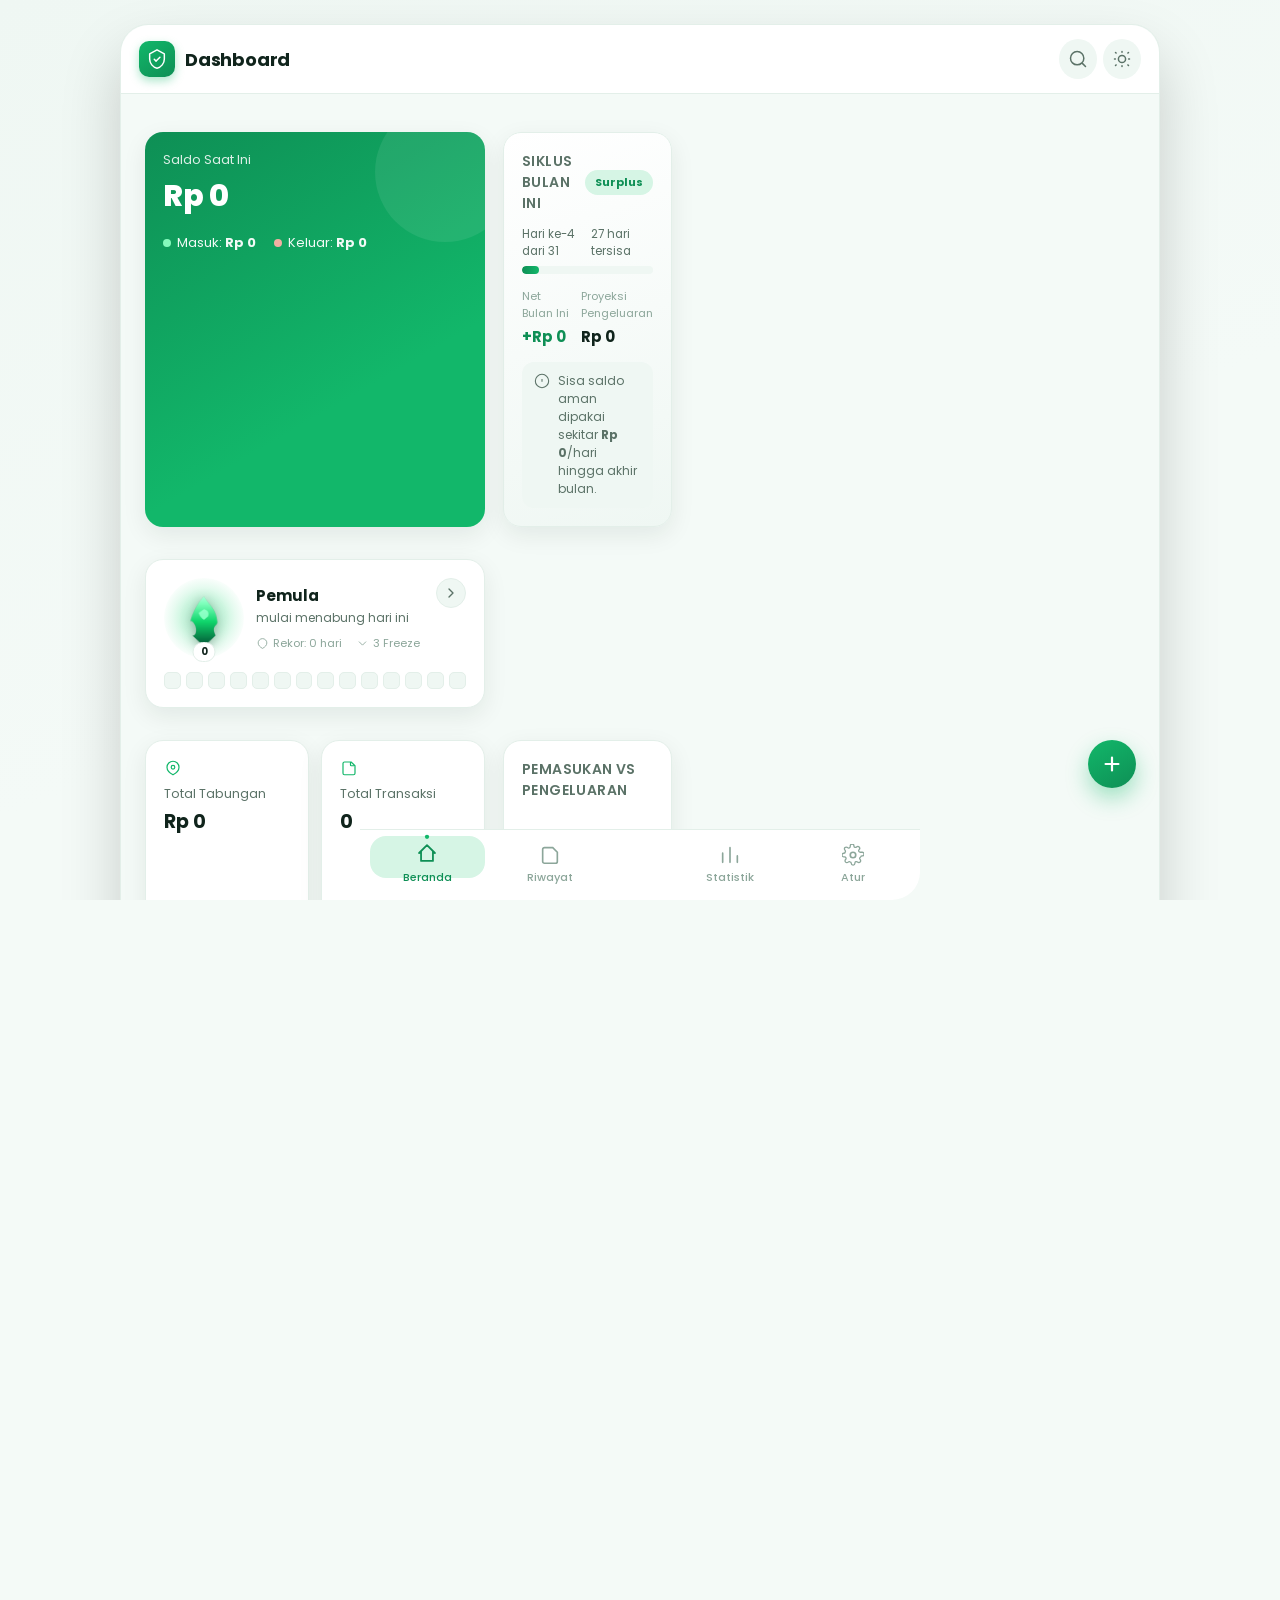
<file: up/index.html>
<!DOCTYPE html>
<html lang="id">
<head>
<meta charset="UTF-8">
<meta name="viewport" content="width=device-width, initial-scale=1.0, maximum-scale=1.0, user-scalable=no, viewport-fit=cover">
<script>
  /* Tangkap event beforeinstallprompt sedini mungkin, sebelum Settings
     module dimuat/di-init, supaya tombol "Install Aplikasi" tidak hilang
     ketika user baru membuka halaman Pengaturan belakangan. */
  window.__installPromptEvent = null;
  window.addEventListener('beforeinstallprompt', function (e) {
    e.preventDefault();
    window.__installPromptEvent = e;
    window.dispatchEvent(new Event('installpromptready'));
  });
  window.addEventListener('appinstalled', function () {
    window.__installPromptEvent = null;
  });
</script>
<title>TabungKu - Catatan Keuangan Pribadi</title>
<meta name="description" content="Aplikasi pencatat pemasukan, pengeluaran, dan tabungan pribadi.">
<meta name="theme-color" content="#0B2A1F">
<link rel="manifest" href="manifest.json">
<link rel="apple-touch-icon" href="assets/icons/icon-192.png">
<link rel="icon" href="assets/icons/icon-192.png">

<link rel="preconnect" href="https://fonts.googleapis.com">
<link rel="preconnect" href="https://fonts.gstatic.com" crossorigin>
<link href="https://fonts.googleapis.com/css2?family=Poppins:wght@400;500;600;700;800&display=swap" rel="stylesheet">

<link rel="stylesheet" href="css/style.css">
<link rel="stylesheet" href="css/animation.css">
<link rel="stylesheet" href="css/streak.css">
<link rel="stylesheet" href="css/history.css">
<link rel="stylesheet" href="css/scanner.css">
<link rel="stylesheet" href="css/responsive.css">
</head>
<body>

<div id="app">

  <!-- ===================== HEADER ===================== -->
  <header class="app-header">
    <div class="header-left">
      <div class="brand-mark">
        <svg viewBox="0 0 24 24" width="22" height="22" fill="none" xmlns="http://www.w3.org/2000/svg">
          <path d="M12 2L4 6.5V12C4 16.7 7.4 21.1 12 22C16.6 21.1 20 16.7 20 12V6.5L12 2Z" stroke="currentColor" stroke-width="1.6" stroke-linejoin="round"/>
          <path d="M9 12.3L11 14.3L15.2 10" stroke="currentColor" stroke-width="1.6" stroke-linecap="round" stroke-linejoin="round"/>
        </svg>
      </div>
      <div>
        <h1 class="header-title" id="pageTitle">Dashboard</h1>
      </div>
    </div>
    <div class="header-right">
      <button class="icon-btn" id="searchToggleBtn" aria-label="Cari">
        <svg viewBox="0 0 24 24" width="20" height="20" fill="none"><path d="M11 19a8 8 0 100-16 8 8 0 000 16zM21 21l-4.35-4.35" stroke="currentColor" stroke-width="1.8" stroke-linecap="round"/></svg>
      </button>
      <button class="icon-btn" id="themeToggleBtn" aria-label="Ganti Tema">
        <svg viewBox="0 0 24 24" width="20" height="20" fill="none" id="themeIcon"><path d="M12 3v1M12 20v1M4.2 4.2l.7.7M19.1 19.1l.7.7M3 12h1M20 12h1M4.2 19.8l.7-.7M19.1 4.9l.7-.7" stroke="currentColor" stroke-width="1.8" stroke-linecap="round"/><circle cx="12" cy="12" r="4.3" stroke="currentColor" stroke-width="1.8"/></svg>
      </button>
    </div>
  </header>

  <!-- Search bar overlay -->
  <div class="search-bar" id="searchBar">
    <svg viewBox="0 0 24 24" width="18" height="18" fill="none"><path d="M11 19a8 8 0 100-16 8 8 0 000 16zM21 21l-4.35-4.35" stroke="currentColor" stroke-width="1.8" stroke-linecap="round"/></svg>
    <input type="text" id="searchInput" placeholder="Cari nama, kategori, catatan, nominal...">
    <button id="searchCloseBtn" class="icon-btn small">
      <svg viewBox="0 0 24 24" width="16" height="16" fill="none"><path d="M6 6l12 12M18 6L6 18" stroke="currentColor" stroke-width="2" stroke-linecap="round"/></svg>
    </button>
  </div>
  <div id="searchResults" class="search-results"></div>

  <!-- ===================== MAIN CONTENT ===================== -->
  <main id="mainContent" class="main-content">

    <!-- ---------- DASHBOARD PAGE ---------- -->
    <section class="page active" id="page-dashboard" data-title="Dashboard">
      <div id="reminderBanner"></div>
      <div class="balance-card card">
        <p class="balance-label">Saldo Saat Ini</p>
        <h2 class="balance-amount" id="dbSaldo">Rp 0</h2>
        <div class="balance-sub">
          <div class="balance-sub-item">
            <span class="dot in"></span>
            <span>Masuk: <b id="dbMasuk">Rp 0</b></span>
          </div>
          <div class="balance-sub-item">
            <span class="dot out"></span>
            <span>Keluar: <b id="dbKeluar">Rp 0</b></span>
          </div>
        </div>
      </div>

      <div id="cycleCard"></div>

      <div id="streakWidget"></div>

      <div class="stat-grid">
        <div class="stat-card card">
          <span class="stat-icon">
            <svg viewBox="0 0 24 24" width="18" height="18" fill="none"><path d="M12 21c-4.5-2.3-8-5.7-8-10a8 8 0 1116 0c0 4.3-3.5 7.7-8 10z" stroke="currentColor" stroke-width="1.6"/><circle cx="12" cy="11" r="2.4" stroke="currentColor" stroke-width="1.6"/></svg>
          </span>
          <p class="stat-label">Total Tabungan</p>
          <h3 class="stat-value" id="dbTabungan">Rp 0</h3>
        </div>
        <div class="stat-card card">
          <span class="stat-icon">
            <svg viewBox="0 0 24 24" width="18" height="18" fill="none"><path d="M4 19V6a2 2 0 012-2h9l5 5v10a2 2 0 01-2 2H6a2 2 0 01-2-2z" stroke="currentColor" stroke-width="1.6"/><path d="M14 4v4a1 1 0 001 1h4" stroke="currentColor" stroke-width="1.6"/></svg>
          </span>
          <p class="stat-label">Total Transaksi</p>
          <h3 class="stat-value" id="dbTransaksi">0</h3>
        </div>
      </div>

      <div class="card target-preview-card" id="targetPreviewCard" style="display:none;">
        <div class="target-preview-head">
          <p class="section-label">Target Tabungan</p>
          <a href="#target" class="link-small" data-nav="target">Lihat semua</a>
        </div>
        <div id="targetPreviewList"></div>
      </div>

      <div class="card chart-card">
        <p class="section-label">Pemasukan vs Pengeluaran</p>
        <div class="chart-wrap"><canvas id="chartIncomeExpense" height="180"></canvas></div>
      </div>

      <div class="card chart-card">
        <p class="section-label">Riwayat Bulanan</p>
        <div class="chart-wrap"><canvas id="chartMonthly" height="180"></canvas></div>
      </div>

      <div class="card chart-card">
        <p class="section-label">Perkembangan Tabungan</p>
        <div class="chart-wrap"><canvas id="chartSavings" height="180"></canvas></div>
      </div>

      <div class="card">
        <div class="target-preview-head">
          <p class="section-label">Transaksi Terbaru</p>
          <a data-nav="history" class="link-small">Lihat semua</a>
        </div>
        <div id="recentTransactions" class="tx-list"></div>
      </div>
    </section>

    <!-- ---------- UANG MASUK PAGE ---------- -->
    <section class="page" id="page-income" data-title="Uang Masuk">
      <form class="card form-card" id="incomeForm">
        <p class="section-label">Tambah Pemasukan</p>

        <label class="field">
          <span>Nominal</span>
          <input type="text" inputmode="numeric" id="incomeNominal" class="rupiah-input" placeholder="Rp 0" required>
        </label>
        <div class="quick-amounts" id="incomeQuickAmounts">
          <button type="button" class="quick-amount-chip" data-amount="50000">Rp 50rb</button>
          <button type="button" class="quick-amount-chip" data-amount="100000">Rp 100rb</button>
          <button type="button" class="quick-amount-chip" data-amount="500000">Rp 500rb</button>
          <button type="button" class="quick-amount-chip" data-amount="1000000">Rp 1jt</button>
        </div>

        <label class="field">
          <span>Tanggal</span>
          <input type="date" id="incomeTanggal" required>
        </label>

        <label class="field">
          <span>Sumber</span>
          <select id="incomeSumber" required>
            <option value="Gaji">Gaji</option>
            <option value="Bonus">Bonus</option>
            <option value="Hadiah">Hadiah</option>
            <option value="Transfer">Transfer</option>
            <option value="Penjualan">Penjualan</option>
            <option value="Lainnya">Lainnya</option>
          </select>
        </label>

        <label class="field">
          <span>Catatan (opsional)</span>
          <textarea id="incomeCatatan" rows="2" placeholder="Tulis catatan..."></textarea>
        </label>

        <button type="submit" class="btn-primary ripple">Simpan Pemasukan</button>
      </form>

      <div class="card">
        <p class="section-label">Riwayat Pemasukan</p>
        <div id="incomeList" class="tx-list"></div>
      </div>
    </section>

    <!-- ---------- UANG KELUAR PAGE ---------- -->
    <section class="page" id="page-expense" data-title="Uang Keluar">
      <form class="card form-card" id="expenseForm">
        <p class="section-label">Tambah Pengeluaran</p>

        <div class="scanner-trigger-row">
          <button type="button" class="scanner-trigger-btn ripple" id="openScannerBtn">
            <svg viewBox="0 0 24 24" width="20" height="20" fill="none"><rect x="3" y="6" width="2" height="12" fill="currentColor"/><rect x="7" y="6" width="1" height="12" fill="currentColor"/><rect x="10" y="6" width="3" height="12" fill="currentColor"/><rect x="15" y="6" width="1" height="12" fill="currentColor"/><rect x="18" y="6" width="3" height="12" fill="currentColor"/></svg>
            Scan Barcode
          </button>
        </div>
        <div id="expenseScanPrefillWrap"></div>

        <label class="field">
          <span>Nama Pengeluaran</span>
          <input type="text" id="expenseNama" placeholder="Contoh: Makan siang" required>
        </label>

        <label class="field">
          <span>Kategori</span>
          <select id="expenseKategori" required>
            <option>Makanan</option>
            <option>Minuman</option>
            <option>Belanja</option>
            <option>Transportasi</option>
            <option>Internet</option>
            <option>Pulsa</option>
            <option>Listrik</option>
            <option>Air</option>
            <option>Kesehatan</option>
            <option>Pendidikan</option>
            <option>Hiburan</option>
            <option>Perawatan</option>
            <option>Investasi</option>
            <option>Lainnya</option>
          </select>
        </label>

        <div class="field-row">
          <label class="field">
            <span>Harga</span>
            <input type="text" inputmode="numeric" id="expenseHarga" class="rupiah-input" placeholder="Rp 0" required>
          </label>
          <label class="field">
            <span>Jumlah</span>
            <input type="number" id="expenseJumlah" min="1" value="1" required>
          </label>
        </div>
        <div class="quick-amounts" id="expenseQuickAmounts">
          <button type="button" class="quick-amount-chip" data-amount="10000">Rp 10rb</button>
          <button type="button" class="quick-amount-chip" data-amount="25000">Rp 25rb</button>
          <button type="button" class="quick-amount-chip" data-amount="50000">Rp 50rb</button>
          <button type="button" class="quick-amount-chip" data-amount="100000">Rp 100rb</button>
        </div>

        <label class="field">
          <span>Tanggal</span>
          <input type="date" id="expenseTanggal" required>
        </label>

        <label class="field">
          <span>Catatan (opsional)</span>
          <textarea id="expenseCatatan" rows="2" placeholder="Tulis catatan..."></textarea>
        </label>

        <div class="total-preview">
          <span>Total</span>
          <b id="expenseTotalPreview">Rp 0</b>
        </div>

        <button type="submit" class="btn-primary ripple">Bayar</button>
      </form>

      <div class="card">
        <p class="section-label">Riwayat Pengeluaran</p>
        <div id="expenseList" class="tx-list"></div>
      </div>
    </section>

    <!-- ---------- TABUNGAN PAGE ---------- -->
    <section class="page" id="page-saving" data-title="Tabungan">
      <div class="balance-card card saving-card">
        <p class="balance-label">Total Tabungan</p>
        <h2 class="balance-amount" id="savingTotal">Rp 0</h2>
      </div>

      <div class="tab-switch">
        <button class="tab-btn active" data-tab="menabung">Menabung</button>
        <button class="tab-btn" data-tab="tarik">Tarik Tabungan</button>
      </div>

      <form class="card form-card" id="savingForm">
        <label class="field">
          <span>Nominal</span>
          <input type="text" inputmode="numeric" id="savingNominal" class="rupiah-input" placeholder="Rp 0" required>
        </label>
        <label class="field">
          <span>Tanggal</span>
          <input type="date" id="savingTanggal" required>
        </label>
        <label class="field">
          <span>Catatan (opsional)</span>
          <textarea id="savingCatatan" rows="2" placeholder="Tulis catatan..."></textarea>
        </label>
        <button type="submit" class="btn-primary ripple" id="savingSubmitBtn">Menabung</button>
      </form>

      <div class="card">
        <p class="section-label">Riwayat Tabungan</p>
        <div id="savingList" class="tx-list"></div>
      </div>
    </section>

    <!-- ---------- TARGET TABUNGAN PAGE ---------- -->
    <section class="page" id="page-target" data-title="Target Tabungan">
      <button class="btn-outline full ripple" id="openTargetFormBtn">+ Buat Target Baru</button>

      <form class="card form-card" id="targetForm" style="display:none;">
        <p class="section-label">Target Baru</p>
        <label class="field">
          <span>Nama Target</span>
          <input type="text" id="targetNama" list="targetPreset" placeholder="Contoh: HP Baru" required>
          <datalist id="targetPreset">
            <option value="HP Baru">
            <option value="Laptop">
            <option value="Motor">
            <option value="Liburan">
            <option value="Dana Darurat">
          </datalist>
        </label>
        <label class="field">
          <span>Nominal Target</span>
          <input type="text" inputmode="numeric" id="targetNominal" class="rupiah-input" placeholder="Rp 0" required>
        </label>
        <label class="field">
          <span>Deadline</span>
          <input type="date" id="targetDeadline" required>
        </label>
        <label class="field">
          <span>Foto Target (opsional)</span>
          <input type="file" id="targetFoto" accept="image/*">
        </label>
        <div class="field-row">
          <button type="button" class="btn-outline full ripple" id="cancelTargetBtn">Batal</button>
          <button type="submit" class="btn-primary full ripple">Simpan Target</button>
        </div>
      </form>

      <div id="targetListWrap"></div>
    </section>

    <!-- ---------- RIWAYAT PAGE ---------- -->
    <section class="page" id="page-history" data-title="Riwayat">

      <!-- ===== Header info + ringkasan hari ini/bulan ini ===== -->
      <div class="hist-header card">
        <div class="hist-header-row">
          <div class="hist-header-icon">
            <svg viewBox="0 0 24 24" width="20" height="20" fill="none"><path d="M4 19V6a2 2 0 012-2h9l5 5v10a2 2 0 01-2 2H6a2 2 0 01-2-2z" stroke="currentColor" stroke-width="1.8"/></svg>
          </div>
          <div class="hist-header-text">
            <p class="hist-header-title">Riwayat Transaksi</p>
            <p class="hist-header-sub"><span id="histTodayCount">0</span> transaksi hari ini · <span id="histMonthCount">0</span> bulan ini</p>
          </div>
        </div>
      </div>

      <!-- ===== 3 kartu ringkasan ===== -->
      <div class="hist-summary-row">
        <div class="hist-sum-card in">
          <span class="hist-sum-label">Pemasukan</span>
          <span class="hist-sum-value" id="histSumIncome">Rp 0</span>
        </div>
        <div class="hist-sum-card out">
          <span class="hist-sum-label">Pengeluaran</span>
          <span class="hist-sum-value" id="histSumExpense">Rp 0</span>
        </div>
        <div class="hist-sum-card bal">
          <span class="hist-sum-label">Saldo</span>
          <span class="hist-sum-value" id="histSumBalance">Rp 0</span>
        </div>
      </div>

      <!-- ===== Search realtime ===== -->
      <div class="hist-search-bar">
        <svg viewBox="0 0 24 24" width="17" height="17" fill="none"><circle cx="11" cy="11" r="7" stroke="currentColor" stroke-width="1.8"/><path d="M21 21l-3.8-3.8" stroke="currentColor" stroke-width="1.8" stroke-linecap="round"/></svg>
        <input type="text" id="histSearchInput" placeholder="Cari nama, nominal, atau kategori...">
        <button type="button" id="histSearchClear" class="hist-search-clear" style="display:none;">
          <svg viewBox="0 0 24 24" width="14" height="14" fill="none"><path d="M18 6L6 18M6 6l12 12" stroke="currentColor" stroke-width="2" stroke-linecap="round"/></svg>
        </button>
      </div>

      <!-- ===== Filter modern ===== -->
      <div class="hist-filter-row">
        <div class="hist-select-wrap">
          <svg class="hist-select-icon" viewBox="0 0 24 24" width="15" height="15" fill="none"><path d="M4 7h16M4 12h10M4 17h6" stroke="currentColor" stroke-width="1.8" stroke-linecap="round"/></svg>
          <select id="filterType">
            <option value="all">Semua Jenis</option>
            <option value="income">Uang Masuk</option>
            <option value="expense">Uang Keluar</option>
            <option value="saving">Tabungan</option>
          </select>
          <svg class="hist-select-caret" viewBox="0 0 24 24" width="14" height="14" fill="none"><path d="M6 9l6 6 6-6" stroke="currentColor" stroke-width="2" stroke-linecap="round" stroke-linejoin="round"/></svg>
        </div>
        <div class="hist-select-wrap">
          <svg class="hist-select-icon" viewBox="0 0 24 24" width="15" height="15" fill="none"><path d="M12 7v5l3 3M12 22a10 10 0 100-20 10 10 0 000 20z" stroke="currentColor" stroke-width="1.7"/></svg>
          <select id="filterPeriod">
            <option value="all">Semua Waktu</option>
            <option value="day">Hari Ini</option>
            <option value="week">Minggu Ini</option>
            <option value="month">Bulan Ini</option>
            <option value="year">Tahun Ini</option>
            <option value="custom">Custom</option>
          </select>
          <svg class="hist-select-caret" viewBox="0 0 24 24" width="14" height="14" fill="none"><path d="M6 9l6 6 6-6" stroke="currentColor" stroke-width="2" stroke-linecap="round" stroke-linejoin="round"/></svg>
        </div>
      </div>
      <div class="field-row custom-date-row" id="customDateRow" style="display:none;">
        <input type="date" id="customDateStart">
        <input type="date" id="customDateEnd">
      </div>

      <!-- ===== Daftar riwayat (card list, dikelompokkan per waktu) ===== -->
      <div id="historyList" class="hist-list"></div>
    </section>

    <!-- ---------- STATISTIK PAGE ---------- -->
    <section class="page" id="page-stats" data-title="Statistik">
      <div class="stat-grid">
        <div class="stat-card card"><p class="stat-label">Total Pemasukan</p><h3 class="stat-value" id="stMasuk">Rp 0</h3></div>
        <div class="stat-card card"><p class="stat-label">Total Pengeluaran</p><h3 class="stat-value" id="stKeluar">Rp 0</h3></div>
        <div class="stat-card card"><p class="stat-label">Saldo Sekarang</p><h3 class="stat-value" id="stSaldo">Rp 0</h3></div>
        <div class="stat-card card"><p class="stat-label">Tabungan Sekarang</p><h3 class="stat-value" id="stTabungan">Rp 0</h3></div>
        <div class="stat-card card"><p class="stat-label">Pengeluaran Terbesar</p><h3 class="stat-value small" id="stTerbesar">-</h3></div>
        <div class="stat-card card"><p class="stat-label">Kategori Terbanyak</p><h3 class="stat-value small" id="stKategori">-</h3></div>
        <div class="stat-card card"><p class="stat-label">Hari Paling Boros</p><h3 class="stat-value small" id="stBoros">-</h3></div>
        <div class="stat-card card"><p class="stat-label">Hari Paling Hemat</p><h3 class="stat-value small" id="stHemat">-</h3></div>
        <div class="stat-card card"><p class="stat-label">Rata-rata Pengeluaran</p><h3 class="stat-value small" id="stRataKeluar">Rp 0</h3></div>
        <div class="stat-card card"><p class="stat-label">Rata-rata Pemasukan</p><h3 class="stat-value small" id="stRataMasuk">Rp 0</h3></div>
      </div>
      <div class="card chart-card">
        <p class="section-label">Grafik Bulanan</p>
        <div class="chart-wrap"><canvas id="chartStats" height="200"></canvas></div>
      </div>

      <div class="card form-card" id="scanStatsCard">
        <p class="section-label">Statistik Smart Barcode Scanner</p>
        <div class="stat-grid" id="scanStatGrid"></div>
        <div id="scanTopLists"></div>
      </div>
    </section>

    <!-- ---------- LAPORAN PAGE ---------- -->
    <section class="page" id="page-report" data-title="Laporan">
      <div class="card">
        <p class="section-label">Export Data</p>
        <div class="report-btn-grid">
          <button class="btn-outline ripple" id="exportPdfBtn">Export PDF</button>
          <button class="btn-outline ripple" id="exportCsvBtn">Export CSV</button>
          <button class="btn-outline ripple" id="exportJsonBtn">Export JSON</button>
          <button class="btn-outline ripple" id="printBtn">Print</button>
        </div>
      </div>
      <div class="card">
        <p class="section-label">Export Riwayat Scan Barcode</p>
        <div class="report-btn-grid">
          <button class="btn-outline ripple" id="exportScanCsvBtn">Export Excel (CSV)</button>
          <button class="btn-outline ripple" id="exportScanPdfBtn">Export PDF</button>
        </div>
      </div>
      <div class="card">
        <p class="section-label">Import Data</p>
        <label class="btn-outline full ripple" style="display:block;text-align:center;cursor:pointer;">
          Pilih File JSON
          <input type="file" id="importJsonInput" accept="application/json" style="display:none;">
        </label>
      </div>
    </section>

    <!-- ---------- PENGINGAT PEMBAYARAN PAGE ---------- -->
    <section class="page" id="page-reminder" data-title="Pengingat Pembayaran">
      <form class="card form-card" id="reminderForm">
        <p class="section-label">Tambah Pengingat</p>
        <label class="field">
          <span>Nama Tagihan</span>
          <input type="text" id="reminderNama" placeholder="Contoh: Cicilan Motor, Listrik, Internet" required>
        </label>
        <label class="field">
          <span>Nominal</span>
          <input type="text" inputmode="numeric" id="reminderNominal" class="rupiah-input" placeholder="Rp 0" required>
        </label>
        <div class="field-row">
          <label class="field">
            <span>Jatuh Tempo</span>
            <input type="date" id="reminderTanggal" required>
          </label>
          <label class="field">
            <span>Jam Pengingat</span>
            <input type="time" id="reminderJam" value="08:00" required>
          </label>
        </div>
        <label class="field">
          <span>Pengulangan</span>
          <select id="reminderUlang">
            <option value="none">Sekali</option>
            <option value="monthly">Bulanan</option>
          </select>
        </label>
        <button type="submit" class="btn-primary ripple">Simpan Pengingat</button>
      </form>

      <div class="card">
        <p class="section-label">Daftar Tagihan</p>
        <div id="reminderList"></div>
      </div>
    </section>

    <!-- ---------- PENGATURAN PAGE ---------- -->
    <section class="page" id="page-settings" data-title="Pengaturan">
      <button class="card" id="gotoReminderCard" style="display:flex;align-items:center;justify-content:space-between;width:100%;text-align:left;border:1px solid var(--border);cursor:pointer;" data-nav="reminder">
        <div style="display:flex;align-items:center;gap:12px;">
          <span class="reminder-icon"><svg viewBox="0 0 24 24" width="18" height="18" fill="none"><path d="M12 7v5l3 3M12 22a10 10 0 100-20 10 10 0 000 20z" stroke="currentColor" stroke-width="1.7"/></svg></span>
          <div>
            <p style="margin:0;font-size:14px;font-weight:600;">Pengingat Pembayaran</p>
            <p style="margin:2px 0 0;font-size:12px;color:var(--text-dim);">Kelola tagihan &amp; cicilan berulang</p>
          </div>
        </div>
        <svg viewBox="0 0 24 24" width="18" height="18" fill="none" style="color:var(--text-faint);flex-shrink:0;"><path d="M9 6l6 6-6 6" stroke="currentColor" stroke-width="1.8" stroke-linecap="round" stroke-linejoin="round"/></svg>
      </button>
      <div class="card form-card">
        <p class="section-label">Profil</p>
        <label class="field">
          <span>Nama Pengguna</span>
          <input type="text" id="settingUsername" placeholder="Nama kamu (opsional)">
        </label>
        <label class="field">
          <span>Saldo Awal</span>
          <input type="text" inputmode="numeric" id="settingInitialBalance" class="rupiah-input" placeholder="Rp 0">
        </label>
        <button class="btn-primary ripple" id="saveProfileBtn">Simpan</button>
      </div>

      <div class="card form-card">
        <p class="section-label">Tema</p>
        <div class="theme-options">
          <button class="theme-opt-btn" data-theme="light">Light</button>
          <button class="theme-opt-btn" data-theme="dark">Dark</button>
          <button class="theme-opt-btn" data-theme="system">System</button>
        </div>
      </div>

      <div class="card form-card">
        <p class="section-label">Custom Background</p>
        <label class="scanner-checkbox-row">
          <input type="checkbox" id="customBgToggle">
          <span>Pakai warna latar kustom (menggantikan warna tema bawaan)</span>
        </label>

        <div id="customBgFields" class="custom-bg-fields" style="display:none;">
          <div class="custom-bg-color-row">
            <label class="custom-bg-color-pick">
              <span>Warna 1</span>
              <input type="color" id="customBgColor1" value="#0B2A1F">
            </label>
            <label class="custom-bg-color-pick">
              <span>Warna 2</span>
              <input type="color" id="customBgColor2" value="#12B76A">
            </label>
          </div>

          <label class="field">
            <span>Arah Gradasi</span>
            <select id="customBgDirection">
              <option value="135deg">Diagonal (↘)</option>
              <option value="180deg">Atas ke Bawah</option>
              <option value="90deg">Kiri ke Kanan</option>
              <option value="45deg">Diagonal (↗)</option>
            </select>
          </label>

          <div class="custom-bg-preview" id="customBgPreview"></div>

          <div class="report-btn-grid">
            <button class="btn-primary ripple" id="applyCustomBgBtn">Terapkan</button>
            <button class="btn-outline ripple" id="resetCustomBgBtn">Kembalikan Default</button>
          </div>
        </div>
      </div>

      <div class="card form-card">
        <p class="section-label">Smart Barcode Scanner</p>
        <label class="field">
          <span>API Key Barcode Lookup (opsional)</span>
          <input type="text" id="settingBarcodeLookupKey" placeholder="Kosongkan jika belum punya">
        </label>
        <p class="field-note">Dipakai sebagai sumber cadangan pencarian produk jika Open Food Facts tidak menemukan barcode. Daftar gratis di barcodelookup.com. Kosongkan jika belum punya — scanner tetap berfungsi dengan Open Food Facts, database lokal, dan input manual.</p>
        <button class="btn-primary ripple" id="saveBarcodeKeyBtn">Simpan API Key</button>
      </div>

      <div class="card form-card">
        <p class="section-label">Backup & Restore</p>
        <button class="btn-outline full ripple" id="backupBtn">Backup Data</button>
        <label class="btn-outline full ripple" style="display:block;text-align:center;cursor:pointer;margin-top:10px;">
          Restore Data
          <input type="file" id="restoreInput" accept="application/json" style="display:none;">
        </label>
      </div>

      <div class="card form-card">
        <p class="section-label danger">Zona Berbahaya</p>
        <button class="btn-danger full ripple" id="resetAllBtn">Reset Seluruh Data</button>
      </div>

      <div id="installPromptWrap"></div>
    </section>

  </main>

  <!-- ===================== FAB ===================== -->
  <button class="fab ripple" id="fabBtn" aria-label="Tambah Transaksi">
    <svg viewBox="0 0 24 24" width="22" height="22" fill="none"><path d="M12 5v14M5 12h14" stroke="currentColor" stroke-width="2.4" stroke-linecap="round"/></svg>
  </button>

  <div class="fab-overlay" id="fabOverlay"></div>
  <div class="fab-menu" id="fabMenu">
    <div class="fab-sheet-handle"></div>
    <p class="fab-sheet-title">Tambah Transaksi</p>
    <div class="fab-sheet-grid">
      <button class="fab-sheet-item ripple" data-nav="income">
        <span class="fab-sheet-icon in"><svg viewBox="0 0 24 24" width="20" height="20" fill="none"><path d="M12 19V5M5 12l7-7 7 7" stroke="currentColor" stroke-width="2" stroke-linecap="round" stroke-linejoin="round"/></svg></span>
        <span>Uang Masuk</span>
      </button>
      <button class="fab-sheet-item ripple" data-nav="expense">
        <span class="fab-sheet-icon out"><svg viewBox="0 0 24 24" width="20" height="20" fill="none"><path d="M12 5v14M5 12l7 7 7-7" stroke="currentColor" stroke-width="2" stroke-linecap="round" stroke-linejoin="round"/></svg></span>
        <span>Uang Keluar</span>
      </button>
      <button class="fab-sheet-item ripple" data-nav="saving">
        <span class="fab-sheet-icon sv"><svg viewBox="0 0 24 24" width="20" height="20" fill="none"><path d="M12 21c-4.5-2.3-8-5.7-8-10a8 8 0 1116 0c0 4.3-3.5 7.7-8 10z" stroke="currentColor" stroke-width="1.8"/></svg></span>
        <span>Tabungan</span>
      </button>
      <button class="fab-sheet-item ripple" data-nav="reminder">
        <span class="fab-sheet-icon rm"><svg viewBox="0 0 24 24" width="20" height="20" fill="none"><path d="M12 7v5l3 3M12 22a10 10 0 100-20 10 10 0 000 20z" stroke="currentColor" stroke-width="1.7"/></svg></span>
        <span>Pengingat</span>
      </button>
      <button class="fab-sheet-item ripple" data-nav="target">
        <span class="fab-sheet-icon tg"><svg viewBox="0 0 24 24" width="20" height="20" fill="none"><circle cx="12" cy="12" r="9" stroke="currentColor" stroke-width="1.7"/><circle cx="12" cy="12" r="4.5" stroke="currentColor" stroke-width="1.7"/><circle cx="12" cy="12" r="1" fill="currentColor"/></svg></span>
        <span>Target Baru</span>
      </button>
    </div>
  </div>


  <!-- ===================== BOTTOM NAVIGATION ===================== -->
  <nav class="bottom-nav" id="bottomNav">
    <div class="nav-indicator" id="navIndicator"></div>
    <button class="nav-item active" data-nav="dashboard">
      <span class="nav-icon"><svg viewBox="0 0 24 24" width="22" height="22" fill="none"><path d="M4 12l8-8 8 8M6 10v10h12V10" stroke="currentColor" stroke-width="1.8" stroke-linecap="round" stroke-linejoin="round"/></svg></span>
      <span class="nav-label">Beranda</span>
    </button>
    <button class="nav-item" data-nav="history">
      <span class="nav-icon"><svg viewBox="0 0 24 24" width="22" height="22" fill="none"><path d="M4 19V6a2 2 0 012-2h9l5 5v10a2 2 0 01-2 2H6a2 2 0 01-2-2z" stroke="currentColor" stroke-width="1.8"/></svg></span>
      <span class="nav-label">Riwayat</span>
    </button>
    <div class="nav-spacer"></div>
    <button class="nav-item" data-nav="stats">
      <span class="nav-icon"><svg viewBox="0 0 24 24" width="22" height="22" fill="none"><path d="M4 20V10M12 20V4M20 20v-7" stroke="currentColor" stroke-width="1.8" stroke-linecap="round"/></svg></span>
      <span class="nav-label">Statistik</span>
    </button>
    <button class="nav-item" data-nav="settings">
      <span class="nav-icon"><svg viewBox="0 0 24 24" width="22" height="22" fill="none"><circle cx="12" cy="12" r="3" stroke="currentColor" stroke-width="1.8"/><path d="M19.4 15a1.65 1.65 0 00.33 1.82l.06.06a2 2 0 11-2.83 2.83l-.06-.06a1.65 1.65 0 00-1.82-.33 1.65 1.65 0 00-1 1.51V21a2 2 0 01-4 0v-.09A1.65 1.65 0 008.6 19.4a1.65 1.65 0 00-1.82.33l-.06.06a2 2 0 11-2.83-2.83l.06-.06a1.65 1.65 0 00.33-1.82 1.65 1.65 0 00-1.51-1H2a2 2 0 010-4h.09A1.65 1.65 0 003.6 8.6a1.65 1.65 0 00-.33-1.82l-.06-.06a2 2 0 112.83-2.83l.06.06a1.65 1.65 0 001.82.33H8a1.65 1.65 0 001-1.51V2a2 2 0 014 0v.09a1.65 1.65 0 001 1.51 1.65 1.65 0 001.82-.33l.06-.06a2 2 0 112.83 2.83l-.06.06a1.65 1.65 0 00-.33 1.82V8c.38.42.8.75 1.51 1H22a2 2 0 010 4h-.09a1.65 1.65 0 00-1.51 1z" stroke="currentColor" stroke-width="1.4"/></svg></span>
      <span class="nav-label">Atur</span>
    </button>
  </nav>

  <!-- ===================== TOAST / SNACKBAR ===================== -->
  <div class="toast-container" id="toastContainer"></div>

  <!-- ===================== MODAL (dialog konfirmasi) ===================== -->
  <div class="modal-overlay" id="modalOverlay">
    <div class="modal-box card" id="modalBox">
      <div class="modal-icon" id="modalIcon"></div>
      <h3 class="modal-title" id="modalTitle"></h3>
      <p class="modal-message" id="modalMessage"></p>
      <div class="modal-actions" id="modalActions"></div>
    </div>
  </div>

  <!-- Confetti canvas -->
  <canvas id="confettiCanvas" class="confetti-canvas"></canvas>

  <!-- Loading overlay -->
  <div class="loading-overlay" id="loadingOverlay">
    <div class="spinner"></div>
  </div>

</div>

<script src="js/utils.js"></script>
<script src="js/storage.js"></script>
<script src="js/product-db.js"></script>
<script src="js/product-lookup.js"></script>
<script src="js/barcode-scanner.js"></script>
<script src="js/chart.js"></script>
<script src="js/dashboard.js"></script>
<script src="js/income.js"></script>
<script src="js/expense.js"></script>
<script src="js/saving.js"></script>
<script src="js/target.js"></script>
<script src="js/reminder.js"></script>
<script src="js/cycle.js"></script>
<script src="js/streak.js"></script>
<script src="js/report.js"></script>
<script src="js/settings.js"></script>
<script src="js/ai-assistant.js"></script>
<script src="js/history.js"></script>
<script src="js/update-check.js"></script>
<script src="js/app.js"></script>
</body>
</html>
</file>
<file: up/css/style.css>
/* =========================================================
   TabungKu — Design tokens & core styles
   Palette: Emerald green premium, dark-first
   ========================================================= */

:root{
  --font-main: 'Poppins', system-ui, sans-serif;

  /* Brand */
  --brand: #12B76A;
  --brand-dark: #0E8F55;
  --brand-light: #D6F5E5;
  --danger: #F04438;
  --danger-light: #FDE4E1;
  --warning: #F79009;

  /* Light theme */
  --bg: #F4FAF7;
  --bg-elevated: #FFFFFF;
  --surface: #FFFFFF;
  --surface-2: #EFF7F3;
  --text: #10241C;
  --text-dim: #5B7267;
  --text-faint: #8CA69A;
  --border: #E3EFE9;
  --shadow-soft: 0 8px 24px rgba(16, 36, 28, 0.08);
  --shadow-fab: 0 10px 22px rgba(18, 183, 106, 0.38);
  --radius: 18px;
  --radius-sm: 12px;

  --safe-bottom: env(safe-area-inset-bottom, 0px);
  --safe-top: env(safe-area-inset-top, 0px);
}

[data-theme="dark"]{
  --bg: #0A1712;
  --bg-elevated: #0F2019;
  --surface: #12271F;
  --surface-2: #172E24;
  --text: #EAF6F0;
  --text-dim: #9BB8AB;
  --text-faint: #6C8A7C;
  --border: #1E3A2E;
  --shadow-soft: 0 8px 24px rgba(0, 0, 0, 0.35);
  --shadow-fab: 0 10px 26px rgba(18, 183, 106, 0.45);
}

*{ box-sizing: border-box; -webkit-tap-highlight-color: transparent; }

html,body{
  height:100%;
  margin:0;
  font-family: var(--font-main);
  background: var(--bg);
  color: var(--text);
  overscroll-behavior-y: contain;
  overflow-x: hidden;
  width: 100%;
  max-width: 100vw;
}

body{
  transition: background .25s ease, color .25s ease;
}

button, input, select, textarea{
  font-family: inherit;
  color: inherit;
}

a{ color: var(--brand); text-decoration:none; }

#app{
  max-width: 560px;
  margin: 0 auto;
  min-height: 100vh;
  position: relative;
  background: var(--bg);
  width: 100%;
}

/* ============ HEADER ============ */
.app-header{
  position: sticky;
  top:0;
  z-index: 50;
  display:flex;
  align-items:center;
  justify-content:space-between;
  padding: calc(14px + var(--safe-top)) 18px 14px;
  background: var(--bg-elevated);
  border-bottom: 1px solid var(--border);
}
.header-left{ display:flex; align-items:center; gap:10px; }
.brand-mark{
  width:36px; height:36px; border-radius: 10px;
  background: linear-gradient(145deg, var(--brand), var(--brand-dark));
  color:#fff;
  display:flex; align-items:center; justify-content:center;
  box-shadow: 0 4px 10px rgba(18,183,106,0.35);
}
.header-title{ font-size:18px; font-weight:700; margin:0; letter-spacing:-0.2px; }
.header-right{ display:flex; gap:6px; }
.icon-btn{
  width:38px; height:38px;
  border-radius:50%;
  border:none;
  background: var(--surface-2);
  color: var(--text-dim);
  display:flex; align-items:center; justify-content:center;
  cursor:pointer;
  transition: transform .15s ease, background .2s ease;
}
.icon-btn:active{ transform: scale(0.9); }
.icon-btn.small{ width:30px; height:30px; }

/* ============ SEARCH ============ */
.search-bar{
  position: sticky;
  top: calc(64px + var(--safe-top));
  z-index: 49;
  display:none;
  align-items:center;
  gap:8px;
  background: var(--surface);
  border-bottom:1px solid var(--border);
  padding:10px 16px;
  color: var(--text-dim);
}
.search-bar.open{ display:flex; }
.search-bar input{
  flex:1;
  border:none;
  outline:none;
  background:transparent;
  font-size:14px;
  color: var(--text);
}
.search-results{
  display:none;
  padding: 6px 16px 10px;
  background: var(--surface);
  border-bottom:1px solid var(--border);
  max-height: 50vh;
  overflow-y:auto;
}
.search-results.open{ display:block; }

/* ============ MAIN ============ */
.main-content{
  padding: 16px 16px calc(110px + var(--safe-bottom));
  overflow-x: hidden;
  width: 100%;
}
.page{ display:none; animation: fadeSlideUp .32s ease; }
.page.active{ display:block; }

/* ============ CARD ============ */
.card{
  background: var(--surface);
  border-radius: var(--radius);
  padding: 18px;
  box-shadow: var(--shadow-soft);
  border: 1px solid var(--border);
  margin-bottom: 14px;
}

.balance-card{
  background: linear-gradient(150deg, var(--brand-dark), var(--brand) 65%);
  color:#fff;
  border:none;
  position: relative;
  overflow:hidden;
}
.balance-card::after{
  content:"";
  position:absolute; right:-30px; top:-30px;
  width:140px; height:140px;
  border-radius:50%;
  background: rgba(255,255,255,0.08);
}
.balance-label{ margin:0 0 4px; font-size:13px; opacity:.85; }
.balance-amount{ margin:0 0 14px; font-size: 30px; font-weight:800; letter-spacing:-0.5px; }
.balance-sub{ display:flex; gap:18px; font-size:13px; }
.balance-sub-item{ display:flex; align-items:center; gap:6px; opacity:.95; }
.dot{ width:8px; height:8px; border-radius:50%; display:inline-block; }
.dot.in{ background:#8CFFC2; }
.dot.out{ background:#FFB0A6; }

.saving-card{ background: linear-gradient(150deg, #0E8F55, #12B76A 70%); }

/* ============ STAT GRID ============ */
.stat-grid{
  display:grid;
  grid-template-columns: 1fr 1fr;
  gap: 12px;
  margin-bottom: 14px;
}
.stat-card{ margin-bottom:0; }
.stat-icon{ color: var(--brand); display:inline-flex; margin-bottom:8px; }
.stat-label{ margin:0 0 4px; font-size:12.5px; color: var(--text-dim); }
.stat-value{ margin:0; font-size:19px; font-weight:700; }
.stat-value.small{ font-size:15px; font-weight:600; }

.section-label{ margin:0 0 12px; font-size:14px; font-weight:600; color: var(--text-dim); text-transform:uppercase; letter-spacing:.4px; }
.section-label.danger{ color: var(--danger); }
.link-small{ font-size:13px; font-weight:600; }

/* ============ TARGET PREVIEW ============ */
.target-preview-head{ display:flex; align-items:center; justify-content:space-between; margin-bottom:12px; }
.target-mini{ margin-bottom:14px; }
.target-mini:last-child{ margin-bottom:0; }
.target-mini-top{ display:flex; justify-content:space-between; font-size:13px; margin-bottom:6px; }
.progress-bar{ height:8px; border-radius:20px; background: var(--surface-2); overflow:hidden; }
.progress-bar-fill{ height:100%; background: linear-gradient(90deg, var(--brand-dark), var(--brand)); border-radius:20px; transition: width .5s ease; }

/* ============ CHART CARD ============ */
.chart-wrap{ position:relative; width:100%; }
.chart-wrap canvas{ width:100% !important; }

/* ============ TX LIST ============ */
.tx-list{ display:flex; flex-direction:column; gap:10px; }
.tx-item{
  display:flex; align-items:center; gap:12px;
  padding:10px;
  border-radius: var(--radius-sm);
  background: var(--surface-2);
  position: relative;
  overflow:hidden;
  touch-action: pan-y;
}
.tx-icon{
  width:38px; height:38px; border-radius:50%;
  display:flex; align-items:center; justify-content:center;
  flex-shrink:0;
}
.tx-icon.in{ background: var(--brand-light); color: var(--brand-dark); }
.tx-icon.out{ background: var(--danger-light); color: var(--danger); }
.tx-icon.sv{ background: #DCEBFF; color:#1D6FE0; }
.tx-body{ flex:1; min-width:0; }
.tx-title{ font-size:14px; font-weight:600; margin:0; white-space:nowrap; overflow:hidden; text-overflow:ellipsis; }
.tx-sub{ font-size:12px; color: var(--text-dim); margin:2px 0 0; }
.tx-amount{ font-size:14px; font-weight:700; white-space:nowrap; }
.tx-amount.in{ color: var(--brand-dark); }
.tx-amount.out{ color: var(--danger); }
.tx-amount.transfer{ color: #1D6FE0; }
.tx-swipe-delete{
  position:absolute; right:0; top:0; bottom:0;
  width:70px;
  background: var(--danger);
  color:#fff;
  display:flex; align-items:center; justify-content:center;
  transform: translateX(100%);
  transition: transform .2s ease;
}
.tx-item.swiped .tx-swipe-delete{ transform: translateX(0); }
.tx-item.swiped .tx-body, .tx-item.swiped .tx-icon, .tx-item.swiped .tx-amount{ transform: translateX(-70px); transition: transform .2s ease; }

.empty-state{ text-align:center; padding: 30px 10px; color: var(--text-faint); }
.empty-state svg{ margin-bottom:10px; opacity:.6; }
.empty-state p{ margin:0; font-size:13px; }

/* ============ FORM ============ */
.form-card{ display:flex; flex-direction:column; }
.field{ display:flex; flex-direction:column; gap:6px; margin-bottom:14px; font-size:13px; color: var(--text-dim); font-weight:500; }
.field input, .field select, .field textarea{
  border:1.5px solid var(--border);
  background: var(--surface-2);
  border-radius: var(--radius-sm);
  padding: 12px 14px;
  font-size:14px;
  color: var(--text);
  outline:none;
  transition: border-color .15s ease;
  width:100%;
}
.field input:focus, .field select:focus, .field textarea:focus{ border-color: var(--brand); }
.field textarea{ resize: vertical; min-height:44px; }
.field-row{ display:grid; grid-template-columns: 1fr 1fr; gap:12px; }
.field-note{ font-size:11.5px; color: var(--text-faint); line-height:1.5; margin:-6px 0 12px; }

.custom-bg-fields{ margin-top:14px; }
.custom-bg-color-row{ display:flex; gap:12px; margin-bottom:14px; }
.custom-bg-color-pick{
  flex:1; display:flex; flex-direction:column; gap:6px;
  font-size:12.5px; color: var(--text-dim); font-weight:600;
}
.custom-bg-color-pick input[type="color"]{
  width:100%; height:44px; border-radius:12px; border:1.5px solid var(--border);
  padding:2px; cursor:pointer; background: var(--surface-2);
}
.custom-bg-preview{
  width:100%; height:64px; border-radius: var(--radius-sm);
  border:1px solid var(--border); margin-bottom:14px;
}

.total-preview{
  display:flex; justify-content:space-between; align-items:center;
  padding: 12px 14px; margin-bottom:16px;
  background: var(--brand-light);
  border-radius: var(--radius-sm);
  color: var(--brand-dark);
  font-size:14px;
}
[data-theme="dark"] .total-preview{ background: rgba(18,183,106,0.16); color:#8CFFC2; }
.total-preview b{ font-size:16px; }

.btn-primary{
  background: var(--brand);
  color:#fff;
  border:none;
  border-radius: var(--radius-sm);
  padding: 14px;
  font-size:15px;
  font-weight:600;
  cursor:pointer;
  box-shadow: 0 6px 16px rgba(18,183,106,0.32);
  position: relative;
  overflow:hidden;
}
.btn-primary:active{ transform: scale(0.98); }
.btn-outline{
  background: transparent;
  border: 1.5px solid var(--border);
  color: var(--text);
  border-radius: var(--radius-sm);
  padding: 13px;
  font-size:14px;
  font-weight:600;
  cursor:pointer;
  position:relative;
  overflow:hidden;
}
.btn-danger{
  background: var(--danger-light);
  color: var(--danger);
  border:none;
  border-radius: var(--radius-sm);
  padding:13px;
  font-size:14px;
  font-weight:600;
  cursor:pointer;
  position:relative;
  overflow:hidden;
}
.full{ width:100%; }

/* ============ TAB SWITCH (saving page) ============ */
.tab-switch{ display:flex; background: var(--surface-2); border-radius: var(--radius-sm); padding:4px; margin-bottom:14px; }
.tab-btn{ flex:1; border:none; background:transparent; padding:10px; border-radius:9px; font-size:13.5px; font-weight:600; color: var(--text-dim); cursor:pointer; }
.tab-btn.active{ background: var(--surface); color: var(--brand-dark); box-shadow: 0 2px 8px rgba(0,0,0,0.06); }

/* ============ TARGET CARDS ============ */
.target-card{ margin-bottom:14px; }
.target-card-top{ display:flex; gap:12px; align-items:center; margin-bottom:12px; }
.target-photo{ width:52px; height:52px; border-radius:14px; object-fit:cover; background: var(--surface-2); flex-shrink:0; }
.target-name{ font-size:15px; font-weight:700; margin:0; }
.target-deadline{ font-size:12px; color: var(--text-dim); margin:2px 0 0; }
.target-nums{ display:flex; justify-content:space-between; font-size:13px; margin: 10px 0 6px; }
.target-nums b{ font-size:14px; }
.target-meta{ display:flex; justify-content:space-between; font-size:12px; color: var(--text-faint); margin-top:8px; }
.target-actions{ display:flex; gap:10px; margin-top:12px; }
.target-actions button{ flex:1; padding:9px; font-size:13px; }

/* ============ FILTER (history page) ============ */
.filter-row{ display:flex; gap:10px; margin-bottom:12px; flex-wrap: wrap; }
.filter-row select{
  flex:1;
  min-width: 130px;
  border:1.5px solid var(--border);
  background: var(--surface);
  border-radius: var(--radius-sm);
  padding:11px 12px;
  font-size:13px;
}
.custom-date-row{ margin-bottom:12px; }
.custom-date-row input{ flex:1; border:1.5px solid var(--border); border-radius: var(--radius-sm); padding:10px; background: var(--surface); font-size:13px; }

.table-card{ padding:0; overflow:hidden; }
.tx-table-head{
  display:grid; grid-template-columns: 62px 1.3fr 0.9fr 0.9fr;
  gap: 4px;
  font-size:10px; text-transform:uppercase; letter-spacing:.3px;
  color: var(--text-faint);
  padding: 12px 10px;
  border-bottom:1px solid var(--border);
  background: var(--surface-2);
}
.tx-table-body{ max-height: 60vh; overflow-y:auto; }
.tx-row{
  display:grid; grid-template-columns: 62px 1.3fr 0.9fr 0.9fr;
  gap: 4px;
  padding: 11px 10px;
  font-size:11px;
  border-bottom: 1px solid var(--border);
  align-items:center;
}
.tx-row span{ overflow:hidden; text-overflow:ellipsis; white-space:nowrap; min-width:0; }
.tx-row:last-child{ border-bottom:none; }
.tx-row .amt.in{ color: var(--brand-dark); font-weight:600; }
.tx-row .amt.out{ color: var(--danger); font-weight:600; }

/* ============ REPORT ============ */
.report-btn-grid{ display:grid; grid-template-columns: 1fr 1fr; gap:10px; }

/* ============ SETTINGS ============ */
.theme-options{ display:flex; gap:10px; }
.theme-opt-btn{
  flex:1; padding:12px; border-radius: var(--radius-sm);
  border: 1.5px solid var(--border); background: var(--surface-2);
  font-size:13px; font-weight:600; color: var(--text-dim); cursor:pointer;
}
.theme-opt-btn.active{ border-color: var(--brand); color: var(--brand-dark); background: var(--brand-light); }
[data-theme="dark"] .theme-opt-btn.active{ background: rgba(18,183,106,0.15); color:#8CFFC2; }

.install-card{ text-align:center; }
.install-card p{ font-size:13px; color: var(--text-dim); margin: 8px 0 14px; }

/* ============ FAB ============ */
.fab{
  position: fixed;
  right: 20px;
  bottom: calc(112px + var(--safe-bottom));
  width: 48px; height:48px;
  border-radius: 50%;
  background: linear-gradient(150deg, var(--brand), var(--brand-dark));
  color:#fff;
  border:none;
  display:flex; align-items:center; justify-content:center;
  box-shadow: var(--shadow-fab);
  z-index: 60;
  cursor:pointer;
  transition: transform .25s cubic-bezier(.34,1.56,.64,1);
}
.fab.open{ transform: rotate(45deg); }
#app{ max-width:560px; margin-left:auto; margin-right:auto; }

/* ---------- Bottom Sheet: Tambah Transaksi ---------- */
.fab-menu{
  position: fixed;
  left: 0; right: 0; bottom: 0;
  max-width: 560px;
  margin: 0 auto;
  background: var(--bg-elevated);
  border-radius: 30px 30px 0 0;
  border: 1px solid var(--border);
  border-bottom: none;
  box-shadow: 0 -20px 50px rgba(0,0,0,0.28);
  padding: 10px 18px calc(22px + var(--safe-bottom));
  z-index: 160;
  opacity: 0;
  pointer-events: none;
  transform: translateY(100%);
  transition: transform .34s cubic-bezier(.22,1,.36,1), opacity .28s ease;
}
.fab-menu.open{ opacity:1; pointer-events:auto; transform: translateY(0); }

.fab-sheet-handle{
  width: 40px; height: 4px;
  border-radius: 4px;
  background: var(--border);
  margin: 4px auto 14px;
}
.fab-sheet-title{
  margin: 0 0 14px;
  font-size: 15px; font-weight: 700;
  color: var(--text);
}
.fab-sheet-grid{
  display: grid;
  grid-template-columns: repeat(3, 1fr);
  gap: 10px;
}
.fab-sheet-item{
  display:flex; flex-direction:column; align-items:center; gap:8px;
  background: var(--surface-2);
  border: 1px solid var(--border);
  border-radius: 16px;
  padding: 14px 6px;
  font-size: 12px; font-weight: 600;
  color: var(--text);
  cursor:pointer;
  transition: transform .18s cubic-bezier(.34,1.56,.64,1), background .15s ease, border-color .15s ease;
}
.fab-sheet-item:active{ transform: scale(0.94); }
.fab-sheet-icon{
  width: 40px; height: 40px;
  border-radius: 50%;
  display:flex; align-items:center; justify-content:center;
}
.fab-sheet-icon.in{ background: var(--brand-light); color: var(--brand-dark); }
.fab-sheet-icon.out{ background: var(--danger-light); color: var(--danger); }
.fab-sheet-icon.sv{ background:#DCEBFF; color:#1D6FE0; }
.fab-sheet-icon.rm{ background:#FEF0C7; color:#F79009; }
.fab-sheet-icon.tg{ background:#F0E4FF; color:#8B4FE0; }

.fab-overlay{
  position:fixed; inset:0;
  background: rgba(6, 14, 10, 0.5);
  -webkit-backdrop-filter: blur(3px);
  backdrop-filter: blur(3px);
  z-index:155; opacity:0; pointer-events:none; transition: opacity .25s ease;
}
.fab-overlay.open{ opacity:1; pointer-events:auto; }

/* ============ BOTTOM NAV ============ */
.bottom-nav{
  position: fixed;
  left:0; right:0; bottom:0;
  max-width:560px; margin:0 auto;
  background: var(--bg-elevated);
  border-top: 1px solid var(--border);
  display:flex; align-items:center;
  padding: 8px 6px calc(8px + var(--safe-bottom));
  z-index: 58;
  overflow: visible;
}

/* ---------- Sliding pill indicator ---------- */
.nav-indicator{
  position: absolute;
  top: 6px;
  left: 0;
  width: 0; height: 0;
  border-radius: 16px;
  background: var(--brand-light);
  z-index: 0;
  pointer-events: none;
  transition: transform .38s cubic-bezier(.34,1.35,.5,1), width .3s ease, opacity .2s ease;
  opacity: 0;
  will-change: transform;
}
[data-theme="dark"] .nav-indicator{ background: rgba(18,183,106,0.16); }
.nav-indicator.ready{ opacity: 1; }

.nav-item{
  position: relative;
  flex:1;
  display:flex; flex-direction:column; align-items:center; gap:3px;
  background:none; border:none; color: var(--text-faint);
  font-size:11px; font-weight:500;
  padding:6px 2px;
  cursor:pointer;
  border-radius:12px;
  z-index: 1;
}
.nav-icon{
  display:flex; align-items:center; justify-content:center;
  transition: transform .32s cubic-bezier(.34,1.6,.64,1), color .2s ease;
  position: relative;
}
.nav-label{
  transition: color .2s ease, transform .25s ease, opacity .25s ease;
}
.nav-item.active{ color: var(--brand-dark); }
.nav-item.active .nav-icon{ transform: translateY(-2px) scale(1.08); }
.nav-item.active .nav-label{ transform: translateY(0); opacity: 1; }

/* Small glow dot above active icon */
.nav-icon::after{
  content:'';
  position:absolute;
  top:-6px; left:50%;
  width:4px; height:4px;
  border-radius:50%;
  background: var(--brand);
  transform: translateX(-50%) scale(0);
  opacity: 0;
  transition: transform .3s cubic-bezier(.34,1.6,.64,1), opacity .25s ease;
}
.nav-item.active .nav-icon::after{
  transform: translateX(-50%) scale(1);
  opacity: 1;
}

.nav-item:active .nav-icon{ transform: scale(0.9); }

.nav-spacer{ width:58px; flex-shrink:0; }

/* ============ TOAST ============ */
.toast-container{
  position: fixed;
  left:50%; transform: translateX(-50%);
  bottom: calc(100px + var(--safe-bottom));
  z-index: 200;
  display:flex; flex-direction:column; gap:8px;
  width: min(90vw, 420px);
  align-items:center;
}
.toast{
  background: #16342A;
  color:#fff;
  padding: 12px 18px;
  border-radius: 12px;
  font-size:13.5px;
  box-shadow: 0 8px 20px rgba(0,0,0,0.25);
  display:flex; align-items:center; gap:10px;
  width:100%;
  justify-content:center;
}
.toast.error{ background:#5A1F1B; }
.toast.success{ background: #0E4A31; }

/* ============ MODAL ============ */
.modal-overlay{
  position:fixed; inset:0; background: rgba(0,0,0,0.5);
  z-index: 300; display:none; align-items:center; justify-content:center; padding:24px;
}
.modal-overlay.open{ display:flex; }
.modal-box{ max-width:340px; width:100%; text-align:center; }
.modal-icon{ width:56px; height:56px; border-radius:50%; margin:0 auto 14px; display:flex; align-items:center; justify-content:center; }
.modal-icon.success{ background: var(--brand-light); color: var(--brand-dark); }
.modal-icon.error{ background: var(--danger-light); color: var(--danger); }
.modal-icon.warn{ background:#FEF0C7; color: var(--warning); }
.modal-title{ margin:0 0 8px; font-size:17px; font-weight:700; }
.modal-message{ margin:0 0 18px; font-size:13.5px; color: var(--text-dim); line-height:1.5; }
.modal-actions{ display:flex; gap:10px; }
.modal-actions button{ flex:1; }

/* ============ CONFETTI ============ */
.confetti-canvas{ position:fixed; inset:0; pointer-events:none; z-index:400; display:none; }

/* ============ LOADING ============ */
.loading-overlay{
  position:fixed; inset:0; background: var(--bg);
  z-index: 500; display:flex; align-items:center; justify-content:center;
  transition: opacity .3s ease;
}
.loading-overlay.hide{ opacity:0; pointer-events:none; }
.spinner{
  width:38px; height:38px; border-radius:50%;
  border: 3px solid var(--surface-2);
  border-top-color: var(--brand);
  animation: spin .7s linear infinite;
}

/* ============ AI ASSISTANT ============ */
.ai-fab{
  position: fixed;
  left: 20px;
  bottom: calc(112px + var(--safe-bottom));
  width: 48px; height:48px;
  border-radius: 50%;
  background: linear-gradient(150deg, #6D4AFF, #4C2FD6);
  color:#fff;
  border: 2.5px solid var(--bg);
  display:flex; align-items:center; justify-content:center;
  box-shadow: 0 10px 22px rgba(109, 74, 255, 0.4);
  z-index: 60;
  cursor:pointer;
  transition: transform .25s cubic-bezier(.34,1.56,.64,1);
}
.ai-fab.open{ transform: scale(0.9) rotate(90deg); }

.ai-overlay{
  position:fixed; inset:0; background: rgba(0,0,0,0.4);
  z-index: 150; opacity:0; pointer-events:none; transition: opacity .2s ease;
}
.ai-overlay.open{ opacity:1; pointer-events:auto; }

.ai-panel{
  position: fixed;
  left: 12px; right: 12px; bottom: 12px;
  max-width: 480px;
  margin: 0 auto;
  max-height: 72vh;
  background: var(--surface);
  border-radius: 22px;
  border: 1px solid var(--border);
  box-shadow: 0 20px 50px rgba(0,0,0,0.3);
  z-index: 200;
  display: flex;
  flex-direction: column;
  transform: translateY(120%);
  opacity: 0;
  transition: transform .3s cubic-bezier(.34,1.2,.64,1), opacity .25s ease;
  overflow: hidden;
}
.ai-panel.open{ transform: translateY(0); opacity:1; }

.ai-panel-header{
  display:flex; align-items:center; justify-content:space-between;
  padding: 14px 16px;
  border-bottom: 1px solid var(--border);
  background: linear-gradient(135deg, #6D4AFF15, transparent);
}
.ai-panel-title{ display:flex; align-items:center; gap:10px; }
.ai-avatar{
  width:34px; height:34px; border-radius:50%;
  background: linear-gradient(150deg, #6D4AFF, #4C2FD6);
  color:#fff; display:flex; align-items:center; justify-content:center;
  flex-shrink:0;
}
.ai-name{ margin:0; font-size:14px; font-weight:700; }
.ai-status{ margin:1px 0 0; font-size:11px; color: var(--text-faint); }

.ai-messages{
  flex:1;
  overflow-y:auto;
  padding: 14px 16px;
  display:flex; flex-direction:column; gap:10px;
  min-height: 180px;
  max-height: 46vh;
}
.ai-msg{ display:flex; }
.ai-msg.user{ justify-content:flex-end; }
.ai-bubble{
  max-width: 82%;
  padding: 10px 13px;
  border-radius: 14px;
  font-size: 13px;
  line-height:1.5;
}
.ai-msg.ai .ai-bubble{
  background: var(--surface-2);
  color: var(--text);
  border-bottom-left-radius: 4px;
}
.ai-msg.user .ai-bubble{
  background: linear-gradient(150deg, #6D4AFF, #4C2FD6);
  color: #fff;
  border-bottom-right-radius: 4px;
}
.ai-typing{ display:flex; gap:4px; align-items:center; padding: 13px; }
.ai-typing span{
  width:6px; height:6px; border-radius:50%; background: var(--text-faint);
  animation: aiTypingBounce 1s infinite ease-in-out;
}
.ai-typing span:nth-child(2){ animation-delay: .15s; }
.ai-typing span:nth-child(3){ animation-delay: .3s; }
@keyframes aiTypingBounce{ 0%,80%,100%{ transform: translateY(0); opacity:.5; } 40%{ transform: translateY(-4px); opacity:1; } }

.ai-suggestions{
  display:flex; gap:8px; padding: 0 16px 10px;
  overflow-x:auto;
  -webkit-overflow-scrolling: touch;
}
.ai-suggestions::-webkit-scrollbar{ display:none; }
.ai-chip{
  flex-shrink:0;
  border:1px solid var(--border);
  background: var(--surface-2);
  color: var(--text-dim);
  border-radius:20px;
  padding: 7px 13px;
  font-size:12px;
  font-weight:500;
  cursor:pointer;
  white-space:nowrap;
}
.ai-input-row{
  display:flex; gap:8px;
  padding: 12px 14px calc(12px + var(--safe-bottom));
  border-top: 1px solid var(--border);
}
.ai-input-row input{
  flex:1;
  border:1.5px solid var(--border);
  background: var(--surface-2);
  border-radius: 20px;
  padding: 10px 16px;
  font-size:13.5px;
  outline:none;
  color: var(--text);
}
.ai-input-row input:focus{ border-color: #6D4AFF; }
.ai-send-btn{
  width:40px; height:40px; border-radius:50%;
  background: linear-gradient(150deg, #6D4AFF, #4C2FD6);
  color:#fff; border:none; flex-shrink:0;
  display:flex; align-items:center; justify-content:center;
  cursor:pointer;
}

@media (min-width: 720px){
  .ai-fab{ left: calc(50vw - 280px + 20px); }
  .fab{ right: calc(50vw - 280px + 20px); }
}
@media (min-width: 900px){
  .ai-fab{ left: calc(50vw - 450px + 24px); }
  .fab{ right: calc(50vw - 450px + 24px); }
}
@media (min-width: 1200px){
  .ai-fab{ left: calc(50vw - 520px + 24px); }
  .fab{ right: calc(50vw - 520px + 24px); }
}
@media (max-width: 480px){
  .ai-panel{ max-height: 78vh; }
}

/* ============ QUICK ADD CHIPS ============ */
.quick-amounts{ display:flex; gap:8px; flex-wrap:wrap; margin-bottom:14px; }
.quick-amount-chip{
  border:1.5px solid var(--border);
  background: var(--surface-2);
  color: var(--text-dim);
  border-radius:20px;
  padding:7px 14px;
  font-size:12.5px;
  font-weight:600;
  cursor:pointer;
}
.quick-amount-chip:active{ background: var(--brand-light); border-color: var(--brand); color: var(--brand-dark); }

/* ============ REMINDER (Pengingat Pembayaran) ============ */
.reminder-item{
  display:flex; align-items:center; gap:12px;
  padding:12px;
  border-radius: var(--radius-sm);
  background: var(--surface-2);
  margin-bottom:10px;
}
.reminder-item.overdue{ background: var(--danger-light); }
.reminder-icon{
  width:36px; height:36px; border-radius:50%;
  background: #FEF0C7; color: var(--warning);
  display:flex; align-items:center; justify-content:center;
  flex-shrink:0;
}
.reminder-item.overdue .reminder-icon{ background:#FBD5D0; color: var(--danger); }
.reminder-body{ flex:1; min-width:0; }
.reminder-title{ font-size:13.5px; font-weight:600; margin:0; }
.reminder-sub{ font-size:11.5px; color: var(--text-dim); margin:2px 0 0; }
.reminder-amount{ font-size:13px; font-weight:700; white-space:nowrap; }
.reminder-del{
  background:none; border:none; color: var(--text-faint); cursor:pointer;
  width:28px; height:28px; display:flex; align-items:center; justify-content:center;
  flex-shrink:0;
}

/* ============ CYCLE CARD (Siklus Bulanan) ============ */
.cycle-card{ background: linear-gradient(160deg, var(--surface), var(--surface-2)); }
.cycle-head{ display:flex; align-items:center; justify-content:space-between; margin-bottom:12px; }
.cycle-badge{
  font-size:11px; font-weight:700; padding:4px 10px; border-radius:20px;
}
.cycle-badge.good{ background: var(--brand-light); color: var(--brand-dark); }
.cycle-badge.bad{ background: var(--danger-light); color: var(--danger); }
[data-theme="dark"] .cycle-badge.good{ background: rgba(18,183,106,0.18); color:#8CFFC2; }
[data-theme="dark"] .cycle-badge.bad{ background: rgba(240,68,56,0.18); color:#FFB0A6; }
.cycle-progress-row{ display:flex; justify-content:space-between; font-size:11.5px; color: var(--text-dim); margin-bottom:6px; }
.cycle-stats{ display:grid; grid-template-columns:1fr 1fr; gap:10px; margin:14px 0; }
.cycle-stat-label{ margin:0 0 3px; font-size:11px; color: var(--text-faint); }
.cycle-stat-value{ margin:0; font-size:15px; font-weight:700; }
.cycle-stat-value.good{ color: var(--brand-dark); }
.cycle-stat-value.bad{ color: var(--danger); }
.cycle-tip{
  display:flex; gap:8px; align-items:flex-start;
  background: var(--surface-2); border-radius: 12px; padding:10px 12px;
  font-size:12px; color: var(--text-dim); line-height:1.5;
}

/* Auto-fill highlight untuk select kategori */
.auto-filled{ animation: autoFillPulse .9s ease; }
@keyframes autoFillPulse{
  0%{ background: var(--brand-light); }
  100%{ background: var(--surface-2); }
}
</file>
<file: up/css/animation.css>
@keyframes fadeSlideUp{
  from{ opacity:0; transform: translateY(10px); }
  to{ opacity:1; transform: translateY(0); }
}
@keyframes spin{ to{ transform: rotate(360deg); } }

@keyframes popIn{
  0%{ transform: scale(0.85); opacity:0; }
  100%{ transform: scale(1); opacity:1; }
}
.modal-box{ animation: popIn .22s cubic-bezier(.34,1.56,.64,1); }

@keyframes toastIn{
  from{ opacity:0; transform: translateY(12px); }
  to{ opacity:1; transform: translateY(0); }
}
.toast{ animation: toastIn .25s ease; }

@keyframes checkPop{
  0%{ transform: scale(0); }
  60%{ transform: scale(1.15); }
  100%{ transform: scale(1); }
}
.modal-icon svg{ animation: checkPop .35s ease; }

/* Ripple effect
   Catatan: jangan pernah pakai `position: relative` di sini secara polos —
   itu akan menimpa elemen yang butuh position:fixed/absolute (mis. .fab)
   karena file ini di-load setelah style.css dan spesifisitasnya sama.
   :not(.fab) menjaga tombol mengambang tetap fixed di layar. */
.ripple:not(.fab){ position: relative; }
.ripple{ overflow:hidden; }
.ripple-circle{
  position:absolute;
  border-radius:50%;
  transform: scale(0);
  animation: rippleAnim .55s ease-out;
  background: rgba(255,255,255,0.45);
  pointer-events:none;
}
[data-theme] .btn-outline .ripple-circle,
.btn-outline.ripple .ripple-circle{
  background: rgba(18,183,106,0.25);
}
@keyframes rippleAnim{
  to{ transform: scale(2.6); opacity:0; }
}

/* Skeleton / loading pulse for empty states */
@keyframes pulseFade{
  0%,100%{ opacity:1; }
  50%{ opacity:.55; }
}
.loading-pulse{ animation: pulseFade 1.2s ease-in-out infinite; }

/* Progress bar fill grow */
.progress-bar-fill{ animation: growBar .6s ease; }
@keyframes growBar{ from{ width:0 !important; } }

@media (prefers-reduced-motion: reduce){
  *{ animation-duration: 0.001ms !important; transition-duration: 0.001ms !important; }
}
</file>
<file: up/css/streak.css>
/* =========================================================
   streak.css — efek visual "menyala" untuk ikon streak
   8 level dengan intensitas cahaya, flicker, dan partikel
   yang meningkat sesuai tier.
   ========================================================= */

.streak-flame-wrap{
  position: relative;
  width: 80px; height: 80px;
  display:flex; align-items:center; justify-content:center;
  flex-shrink:0;
}
.streak-flame-img{
  width: 58px; height: 58px;
  position: relative;
  z-index: 3;
  filter: drop-shadow(0 2px 6px rgba(0,0,0,0.3)) brightness(1.06) saturate(1.15);
}

/* ---------- Glow ring belakang ikon, per level ---------- */
.streak-glow{
  position:absolute; inset:0;
  border-radius:50%;
  z-index:1;
  pointer-events:none;
}
/* Inti cahaya kedua, lebih kecil & lebih terang, di belakang ikon langsung */
.streak-core{
  position:absolute;
  left:50%; top:50%;
  width:44px; height:44px;
  transform: translate(-50%,-50%);
  border-radius:50%;
  z-index:2;
  pointer-events:none;
  mix-blend-mode: screen;
}

/* Level 1 — Pemula: nyala kecil, napas hangat */
.streak-lv-1 .streak-glow{
  background: radial-gradient(circle, rgba(52,220,130,0.55), rgba(52,220,130,0.12) 55%, transparent 75%);
  animation: flameBreathe 2.4s ease-in-out infinite;
}
.streak-lv-1 .streak-core{
  background: radial-gradient(circle, rgba(150,255,190,0.65), transparent 70%);
  animation: coreFlicker 2.4s ease-in-out infinite;
}
.streak-lv-1 .streak-flame-img{ animation: flameFlicker 2.4s ease-in-out infinite; }

/* Level 2 — Konsisten: biru, lebih terang & tajam */
.streak-lv-2 .streak-glow{
  background: radial-gradient(circle, rgba(59,140,255,0.6), rgba(59,140,255,0.15) 55%, transparent 75%);
  animation: flameBreathe 2.05s ease-in-out infinite;
}
.streak-lv-2 .streak-core{
  background: radial-gradient(circle, rgba(170,210,255,0.7), transparent 70%);
  animation: coreFlicker 2.05s ease-in-out infinite;
}
.streak-lv-2 .streak-flame-img{ animation: flameFlicker 2.05s ease-in-out infinite; }

/* Level 3 — Ahli: ungu + kilau berkedip, glow menebal */
.streak-lv-3 .streak-glow{
  background: radial-gradient(circle, rgba(163,92,255,0.68), rgba(163,92,255,0.18) 55%, transparent 76%);
  animation: flameBreathe 1.75s ease-in-out infinite;
}
.streak-lv-3 .streak-core{
  background: radial-gradient(circle, rgba(220,180,255,0.75), transparent 70%);
  animation: coreFlicker 1.75s ease-in-out infinite;
}
.streak-lv-3 .streak-flame-img{ animation: flameFlicker 1.6s ease-in-out infinite; }
.streak-lv-3 .streak-sparkle{ animation: sparkleTwinkle 1.2s ease-in-out infinite; }

/* Level 4 — Elite: emas, ring berputar + glow kuat, mulai ada embers ringan */
.streak-lv-4 .streak-glow{
  background: radial-gradient(circle, rgba(255,197,40,0.75), rgba(255,197,40,0.2) 55%, transparent 78%);
  animation: flameBreathe 1.5s ease-in-out infinite, ringRotate 6s linear infinite;
}
.streak-lv-4 .streak-core{
  background: radial-gradient(circle, rgba(255,235,170,0.85), transparent 70%);
  animation: coreFlicker 1.5s ease-in-out infinite;
}
.streak-lv-4 .streak-flame-img{ animation: flameFlicker 1.35s ease-in-out infinite; filter: drop-shadow(0 2px 6px rgba(0,0,0,0.3)) brightness(1.12) saturate(1.25); }

/* Level 5 — Master: merah, api membara + glow denyut cepat, lebih besar */
.streak-lv-5 .streak-glow{
  background: radial-gradient(circle, rgba(255,73,45,0.8), rgba(255,73,45,0.22) 55%, transparent 80%);
  animation: flameBreatheIntense 1.15s ease-in-out infinite;
}
.streak-lv-5 .streak-core{
  background: radial-gradient(circle, rgba(255,200,150,0.9), transparent 70%);
  animation: coreFlicker 1.15s ease-in-out infinite;
}
.streak-lv-5 .streak-flame-img{ animation: flameFlickerStrong 0.9s ease-in-out infinite; filter: drop-shadow(0 2px 8px rgba(255,73,45,0.35)) brightness(1.16) saturate(1.35); }

/* Level 6 — Legend: oranye, meteor + glow besar, api makin liar */
.streak-lv-6 .streak-glow{
  background: radial-gradient(circle, rgba(255,132,20,0.85), rgba(255,132,20,0.24) 55%, transparent 82%);
  animation: flameBreatheIntense 1s ease-in-out infinite;
}
.streak-lv-6 .streak-core{
  background: radial-gradient(circle, rgba(255,215,150,0.95), transparent 70%);
  animation: coreFlicker 1s ease-in-out infinite;
}
.streak-lv-6 .streak-flame-img{ animation: flameFlickerStrong 0.78s ease-in-out infinite; filter: drop-shadow(0 2px 10px rgba(255,132,20,0.45)) brightness(1.2) saturate(1.4); }
.streak-lv-6 .streak-flame-wrap{ animation: shakeSubtle 2.6s ease-in-out infinite; }

/* Level 7 — Mythic: ungu neon, aura berdenyut sangat kuat */
.streak-lv-7 .streak-glow{
  background: radial-gradient(circle, rgba(210,90,255,0.9), rgba(210,90,255,0.28) 55%, transparent 84%);
  animation: flameBreatheIntense 0.85s ease-in-out infinite;
}
.streak-lv-7 .streak-core{
  background: radial-gradient(circle, rgba(240,200,255,1), transparent 72%);
  animation: coreFlicker 0.85s ease-in-out infinite;
}
.streak-lv-7 .streak-flame-img{ animation: flameFlickerStrong 0.68s ease-in-out infinite; filter: drop-shadow(0 2px 12px rgba(210,90,255,0.55)) brightness(1.25) saturate(1.5); }
.streak-lv-7 .streak-flame-wrap{ animation: shakeSubtle 2.1s ease-in-out infinite; }

/* Level 8 — Immortal: pelangi, semua efek maksimal + hue shifting, paling menyala */
.streak-lv-8 .streak-glow{
  background: radial-gradient(circle, rgba(255,90,90,0.85), rgba(255,90,90,0.28) 55%, transparent 86%);
  animation: flameBreatheIntense 0.75s ease-in-out infinite, hueCycle 3s linear infinite;
}
.streak-lv-8 .streak-core{
  background: radial-gradient(circle, rgba(255,255,255,1), transparent 72%);
  animation: coreFlicker 0.75s ease-in-out infinite, hueCycle 3s linear infinite;
}
.streak-lv-8 .streak-flame-img{
  animation: flameFlickerStrong 0.6s ease-in-out infinite, hueCycleImg 3s linear infinite;
}
.streak-lv-8 .streak-flame-wrap{ animation: shakeSubtle 1.6s ease-in-out infinite; }

/* ---------- Dormant / padam ----------
   Ditampilkan saat streak masih tersimpan (current > 0) tapi user
   BELUM menabung hari ini. Warna diredam jadi abu-abu dan semua
   animasi nyala dihentikan — akan menyala kembali sesuai warna
   levelnya begitu user mencatat tabungan hari itu. */
.streak-dormant .streak-glow{
  background: radial-gradient(circle, rgba(148,158,153,0.45), rgba(148,158,153,0.1) 55%, transparent 75%) !important;
  animation: none !important;
}
.streak-dormant .streak-core{
  background: radial-gradient(circle, rgba(190,196,192,0.5), transparent 70%) !important;
  animation: none !important;
}
.streak-dormant .streak-flame-img{
  animation: none !important;
  filter: grayscale(1) opacity(0.55) drop-shadow(0 2px 4px rgba(0,0,0,0.2)) !important;
}
.streak-dormant .streak-flame-wrap{ animation: none !important; }
.streak-dormant .streak-embers{ display:none !important; }
.streak-dormant .streak-day-badge{ background: var(--text-dim, #8a938e) !important; }

/* ---------- Ignite: transisi dari abu-abu (dormant) ke menyala berwarna ----------
   Dipicu sesaat setelah user menabung saat streak sebelumnya sedang padam. */
@keyframes igniteFlash{
  0%{ filter: brightness(1) saturate(1); transform: scale(1); }
  30%{ filter: brightness(2.2) saturate(1.8); transform: scale(1.22); }
  55%{ filter: brightness(1.5) saturate(1.4); transform: scale(0.95); }
  100%{ filter: brightness(1) saturate(1); transform: scale(1); }
}
@keyframes igniteGlowPulse{
  0%{ opacity:0; transform: scale(0.6); }
  35%{ opacity:1; transform: scale(1.5); }
  100%{ opacity:0; transform: scale(2.2); }
}
.streak-ignite .streak-flame-img{
  animation: igniteFlash 0.85s ease-out !important;
}
.streak-ignite::after{
  content:'';
  position:absolute; inset:-10px;
  border-radius:50%;
  background: radial-gradient(circle, rgba(255,210,120,0.85), rgba(255,140,40,0.3) 50%, transparent 75%);
  animation: igniteGlowPulse 0.85s ease-out;
  pointer-events:none;
  z-index:4;
}

/* ---------- Keyframes ---------- */
@keyframes flameBreathe{
  0%,100%{ opacity:0.65; transform: scale(0.94); }
  50%{ opacity:1; transform: scale(1.14); }
}
@keyframes flameBreatheIntense{
  0%,100%{ opacity:0.7; transform: scale(0.9); }
  50%{ opacity:1; transform: scale(1.28); }
}
@keyframes coreFlicker{
  0%,100%{ opacity:0.75; transform: translate(-50%,-50%) scale(0.9); }
  50%{ opacity:1; transform: translate(-50%,-50%) scale(1.15); }
}
@keyframes flameFlicker{
  0%,100%{ transform: scale(1) translateY(0); }
  25%{ transform: scale(1.05) translateY(-1.5px); }
  50%{ transform: scale(0.97) translateY(0.8px); }
  75%{ transform: scale(1.04) translateY(-0.8px); }
}
@keyframes flameFlickerStrong{
  0%,100%{ transform: scale(1) translateY(0) rotate(0deg); }
  20%{ transform: scale(1.12) translateY(-3px) rotate(-2.5deg); }
  45%{ transform: scale(0.93) translateY(1.5px) rotate(1.8deg); }
  70%{ transform: scale(1.15) translateY(-2.5px) rotate(-2deg); }
  85%{ transform: scale(0.95) translateY(0.8px) rotate(2.2deg); }
}
@keyframes ringRotate{
  from{ filter: hue-rotate(0deg); }
  to{ filter: hue-rotate(15deg); }
}
@keyframes shakeSubtle{
  0%,100%{ transform: translateX(0) rotate(0deg); }
  25%{ transform: translateX(-1px) rotate(-0.6deg); }
  75%{ transform: translateX(1px) rotate(0.6deg); }
}
@keyframes hueCycle{
  0%{ filter: hue-rotate(0deg); }
  100%{ filter: hue-rotate(360deg); }
}
@keyframes hueCycleImg{
  0%{ filter: drop-shadow(0 2px 4px rgba(0,0,0,0.25)) hue-rotate(0deg) saturate(1.3); }
  100%{ filter: drop-shadow(0 2px 4px rgba(0,0,0,0.25)) hue-rotate(360deg) saturate(1.3); }
}
@keyframes sparkleTwinkle{
  0%,100%{ opacity:0.4; }
  50%{ opacity:1; }
}

/* ---------- Partikel embers naik (dipakai level 4+) ---------- */
.streak-embers{
  position:absolute; inset:0; overflow:visible; z-index:2; pointer-events:none;
}
.streak-embers span{
  position:absolute;
  bottom: 8px;
  width: 3px; height:3px;
  border-radius:50%;
  opacity:0;
  box-shadow: 0 0 4px 1px currentColor;
  animation: emberRise 1.9s ease-in infinite;
}
.streak-lv-4 .streak-embers span{ background:#FFE08A; color:#FFE08A; width:2.5px; height:2.5px; }
.streak-lv-5 .streak-embers span{ background:#FFB199; color:#FF7A50; }
.streak-lv-6 .streak-embers span{ background:#FFCC8F; color:#FF9A2E; width:3.5px; height:3.5px; }
.streak-lv-7 .streak-embers span{ background:#F0AFFF; color:#D25AFF; width:3.5px; height:3.5px; }
.streak-lv-8 .streak-embers span{ background:#FFE9A8; color:#FFFFFF; width:4px; height:4px; }

.streak-embers span:nth-child(1){ left:15%; animation-delay:0s; }
.streak-embers span:nth-child(2){ left:35%; animation-delay:0.4s; }
.streak-embers span:nth-child(3){ left:55%; animation-delay:0.8s; }
.streak-embers span:nth-child(4){ left:75%; animation-delay:1.2s; }
.streak-embers span:nth-child(5){ left:25%; animation-delay:1.5s; }
.streak-embers span:nth-child(6){ left:65%; animation-delay:0.2s; }

.streak-lv-4 .streak-embers span:nth-child(5),
.streak-lv-4 .streak-embers span:nth-child(6){ display:none; }

@keyframes emberRise{
  0%{ opacity:0; transform: translateY(0) scale(0.5); }
  12%{ opacity:1; }
  75%{ opacity:0.7; }
  100%{ opacity:0; transform: translateY(-54px) scale(0.15) translateX(7px); }
}

/* ---------- Level-up burst (dipicu via class .level-up-burst sesaat) ---------- */
.level-up-burst{
  animation: levelUpPop 0.6s cubic-bezier(.34,1.6,.64,1);
}
@keyframes levelUpPop{
  0%{ transform: scale(1); }
  40%{ transform: scale(1.35); }
  100%{ transform: scale(1); }
}
.level-up-flash{
  position:absolute; inset:-20px;
  border-radius:50%;
  background: radial-gradient(circle, rgba(255,255,255,0.9), transparent 70%);
  z-index:4;
  pointer-events:none;
  animation: levelUpFlash 0.7s ease-out forwards;
}
@keyframes levelUpFlash{
  0%{ opacity:1; transform: scale(0.3); }
  100%{ opacity:0; transform: scale(2.2); }
}

/* ---------- Badge nomor hari di bawah ikon ---------- */
.streak-day-badge{
  position:absolute; bottom:-4px; left:50%; transform: translateX(-50%);
  background: var(--surface); border:1.5px solid var(--border);
  border-radius:10px; padding:1px 7px;
  font-size:10px; font-weight:700; color: var(--text);
  z-index:5; white-space:nowrap;
}

/* ---------- Streak card layout ---------- */
.streak-card{ overflow: visible; }
.streak-top{ display:flex; align-items:center; gap:12px; margin-bottom:14px; }
.streak-info{ flex:1; min-width:0; }
.streak-status{ margin:0; font-size:15px; font-weight:700; }
.streak-sub{ margin:2px 0 8px; font-size:12px; color: var(--text-dim); }
.streak-meta-row{ display:flex; gap:14px; flex-wrap:wrap; }
.streak-meta-row span{ display:flex; align-items:center; gap:4px; font-size:11px; color: var(--text-faint); }

.streak-cal-row{ display:flex; gap:5px; justify-content:space-between; }
.streak-cal-cell{
  flex:1; aspect-ratio:1/1; border-radius:5px;
  background: var(--surface-2);
  border: 1px solid var(--border);
  max-width: 20px;
}
.streak-cal-cell.on{
  background: linear-gradient(135deg, var(--brand), var(--brand-dark));
  border-color: transparent;
}

/* ---------- Tombol lihat daftar streak ---------- */
.streak-list-btn{
  align-self:flex-start;
  width:30px; height:30px;
  border-radius:50%;
  border:1px solid var(--border);
  background: var(--surface-2);
  color: var(--text-dim);
  display:flex; align-items:center; justify-content:center;
  cursor:pointer;
  flex-shrink:0;
  transition: background .15s, color .15s, transform .15s;
}
.streak-list-btn:hover{ background: var(--brand); color:#fff; transform: translateX(2px); }

/* ---------- Modal Daftar Streak ---------- */
.streak-list-overlay{
  position:fixed; inset:0; z-index:999;
  background: rgba(0,0,0,0.55);
  display:flex; align-items:flex-end; justify-content:center;
  animation: streakListFadeIn .2s ease-out;
}
@media (min-width:640px){
  .streak-list-overlay{ align-items:center; }
}
@keyframes streakListFadeIn{ from{ opacity:0; } to{ opacity:1; } }

.streak-list-panel{
  width:100%; max-width:480px;
  max-height:85vh;
  overflow-y:auto;
  background: var(--surface);
  border:1px solid var(--border);
  border-radius:18px 18px 0 0;
  padding:18px;
  animation: streakListSlideUp .25s cubic-bezier(.2,.9,.3,1);
}
@media (min-width:640px){
  .streak-list-panel{ border-radius:18px; }
}
@keyframes streakListSlideUp{
  from{ transform: translateY(30px); opacity:0; }
  to{ transform: translateY(0); opacity:1; }
}

.streak-list-header{
  display:flex; align-items:center; justify-content:space-between;
  margin-bottom:14px;
}
.streak-list-header h3{ margin:0; font-size:16px; font-weight:700; }
.streak-list-close{
  width:28px; height:28px; border-radius:50%;
  border:none; background: var(--surface-2); color: var(--text-dim);
  font-size:18px; line-height:1; cursor:pointer;
}

.streak-list-body{ display:flex; flex-direction:column; gap:8px; }
.streak-list-row{
  display:flex; align-items:center; gap:12px;
  padding:8px 10px;
  border-radius:12px;
  border:1px solid transparent;
}
.streak-list-row.active{
  border-color: var(--brand);
  background: var(--surface-2);
}
.streak-list-icon-wrap{
  position:relative;
  width:52px; height:52px;
  display:flex; align-items:center; justify-content:center;
  flex-shrink:0;
}
.streak-list-icon-wrap .streak-flame-img{ width:38px; height:38px; }
.streak-list-info{ flex:1; min-width:0; }
.streak-list-name{ margin:0; font-size:13.5px; font-weight:700; }
.streak-list-range{ margin:1px 0 0; font-size:11.5px; color: var(--text-faint); }
.streak-list-current{
  font-size:10px; font-weight:700;
  background: var(--brand); color:#fff;
  padding:3px 8px; border-radius:20px;
  white-space:nowrap;
}

@media (prefers-reduced-motion: reduce){
  .streak-flame-wrap, .streak-flame-img, .streak-glow, .streak-core, .streak-embers span{
    animation: none !important;
  }
}
</file>
<file: up/css/history.css>
/* =========================================================
   history.css — halaman Riwayat versi modern/premium
   ========================================================= */

/* ---------- Header info ---------- */
.hist-header{
  padding: 14px 16px;
  margin-bottom: 12px;
  background: linear-gradient(135deg, var(--surface), var(--surface-2));
  -webkit-backdrop-filter: blur(10px);
  backdrop-filter: blur(10px);
}
.hist-header-row{ display:flex; align-items:center; gap:12px; }
.hist-header-icon{
  width: 40px; height: 40px;
  border-radius: 12px;
  background: var(--brand-light);
  color: var(--brand-dark);
  display:flex; align-items:center; justify-content:center;
  flex-shrink:0;
}
[data-theme="dark"] .hist-header-icon{ background: rgba(18,183,106,0.16); }
.hist-header-text{ min-width:0; }
.hist-header-title{ margin:0; font-size:15.5px; font-weight:700; color: var(--text); }
.hist-header-sub{ margin:2px 0 0; font-size:11.5px; color: var(--text-dim); }
.hist-header-sub span{ font-weight:700; color: var(--brand-dark); }

/* ---------- Ringkasan 3 kartu ---------- */
.hist-summary-row{
  display:grid;
  grid-template-columns: repeat(3, 1fr);
  gap: 8px;
  margin-bottom: 14px;
}
.hist-sum-card{
  display:flex; flex-direction:column; gap:4px;
  padding: 12px 10px;
  border-radius: 14px;
  position: relative;
  overflow: hidden;
  box-shadow: 0 6px 16px rgba(0,0,0,0.08);
}
.hist-sum-card.in{
  background: linear-gradient(145deg, rgba(18,183,106,0.16), rgba(18,183,106,0.05));
  border: 1px solid rgba(18,183,106,0.25);
}
.hist-sum-card.out{
  background: linear-gradient(145deg, rgba(240,68,56,0.15), rgba(240,68,56,0.05));
  border: 1px solid rgba(240,68,56,0.22);
}
.hist-sum-card.bal{
  background: linear-gradient(145deg, rgba(16,185,129,0.18), rgba(16,185,129,0.05));
  border: 1px solid rgba(16,185,129,0.25);
}
.hist-sum-card::after{
  content:'';
  position:absolute; top:-20px; right:-20px;
  width:50px; height:50px; border-radius:50%;
  filter: blur(14px);
}
.hist-sum-card.in::after{ background: rgba(18,183,106,0.4); }
.hist-sum-card.out::after{ background: rgba(240,68,56,0.35); }
.hist-sum-card.bal::after{ background: rgba(16,185,129,0.4); }
.hist-sum-label{ font-size:10.5px; font-weight:600; color: var(--text-dim); }
.hist-sum-value{ font-size:13px; font-weight:800; color: var(--text); letter-spacing:-0.2px; }
.hist-sum-card.in .hist-sum-value{ color:#1AA160; }
.hist-sum-card.out .hist-sum-value{ color:#E33629; }
.hist-sum-card.bal .hist-sum-value{ color:#0D9268; }

/* ---------- Search bar ---------- */
.hist-search-bar{
  display:flex; align-items:center; gap:8px;
  background: var(--surface);
  border: 1px solid var(--border);
  border-radius: 14px;
  padding: 11px 14px;
  margin-bottom: 10px;
  color: var(--text-faint);
}
.hist-search-bar input{
  flex:1; border:none; outline:none; background:none;
  font-size: 13.5px; color: var(--text);
  font-family: inherit;
}
.hist-search-bar input::placeholder{ color: var(--text-faint); }
.hist-search-clear{
  border:none; background: var(--surface-2); color: var(--text-dim);
  width:22px; height:22px; border-radius:50%;
  display:flex; align-items:center; justify-content:center;
  cursor:pointer; flex-shrink:0;
}

/* ---------- Filter modern ---------- */
.hist-filter-row{
  display:grid;
  grid-template-columns: 1fr 1fr;
  gap: 8px;
  margin-bottom: 10px;
}
.hist-select-wrap{
  position: relative;
  display:flex; align-items:center;
  background: var(--surface);
  border: 1px solid var(--border);
  border-radius: 12px;
  padding: 0 30px 0 34px;
  height: 40px;
}
.hist-select-icon{
  position:absolute; left:10px;
  color: var(--text-faint);
  pointer-events:none;
}
.hist-select-caret{
  position:absolute; right:10px;
  color: var(--text-faint);
  pointer-events:none;
}
.hist-select-wrap select{
  width:100%; height:100%;
  border:none; background:none; outline:none;
  font-size: 12.5px; font-weight:600; color: var(--text);
  appearance:none; -webkit-appearance:none;
  font-family: inherit;
}

/* ---------- Timeline group label ---------- */
.hist-group-label{
  font-size: 12px; font-weight:700;
  color: var(--text-dim);
  margin: 16px 4px 8px;
  display:flex; align-items:center; gap:8px;
}
.hist-group-label:first-child{ margin-top: 4px; }
.hist-group-label::after{
  content:'';
  flex:1; height:1px; background: var(--border);
}
.hist-group-count{
  font-size: 10.5px; font-weight:700;
  background: var(--surface-2);
  color: var(--text-faint);
  padding: 2px 7px;
  border-radius: 20px;
}

/* ---------- Card list ---------- */
.hist-list{ min-height: 40px; }
.hist-list .tx-item{
  animation: histCardIn .28s cubic-bezier(.22,1,.36,1) backwards;
}
.hist-list .tx-item:nth-child(1){ animation-delay: 0s; }
.hist-list .tx-item:nth-child(2){ animation-delay: .02s; }
.hist-list .tx-item:nth-child(3){ animation-delay: .04s; }
.hist-list .tx-item:nth-child(4){ animation-delay: .06s; }
.hist-list .tx-item:nth-child(5){ animation-delay: .08s; }
@keyframes histCardIn{
  from{ opacity:0; transform: translateY(8px); }
  to{ opacity:1; transform: translateY(0); }
}
.hist-list .tx-item{
  box-shadow: 0 4px 14px rgba(0,0,0,0.06);
  margin-bottom: 8px;
  transition: transform .15s ease, box-shadow .15s ease;
}
.hist-list .tx-item:active{ transform: scale(0.98); }

.hist-list .tx-sub-balance{
  font-size: 10.5px;
  color: var(--text-faint);
  margin-top: 1px;
}

/* ---------- Empty state ---------- */
.hist-empty{
  display:flex; flex-direction:column; align-items:center;
  text-align:center;
  padding: 44px 24px 30px;
  gap: 4px;
}
.hist-empty svg{ margin-bottom: 6px; opacity: 0.9; }
.hist-empty-title{ font-size: 15px; font-weight:700; color: var(--text); margin:0; }
.hist-empty-desc{
  font-size: 12.5px; color: var(--text-dim);
  max-width: 260px; margin: 4px 0 16px; line-height:1.5;
}
.hist-empty-btn{
  background: linear-gradient(150deg, var(--brand), var(--brand-dark));
  color:#fff; border:none;
  padding: 11px 22px;
  border-radius: 30px;
  font-size: 13px; font-weight:700;
  cursor:pointer;
  box-shadow: var(--shadow-fab);
}

/* ---------- Skeleton loading ---------- */
.hist-skeleton-item{
  display:flex; align-items:center; gap:12px;
  padding: 14px;
  border-radius: 16px;
  background: var(--surface);
  border: 1px solid var(--border);
  margin-bottom: 8px;
}
.hist-skel-circle{
  width: 40px; height: 40px; border-radius: 50%;
  flex-shrink:0;
}
.hist-skel-lines{ flex:1; display:flex; flex-direction:column; gap:6px; }
.hist-skel-line{ height: 9px; border-radius: 5px; }
.hist-skel-line.w60{ width: 60%; }
.hist-skel-line.w35{ width: 35%; }
.hist-skel-circle, .hist-skel-line{
  background: linear-gradient(90deg, var(--surface-2) 25%, var(--border) 50%, var(--surface-2) 75%);
  background-size: 200% 100%;
  animation: histShimmer 1.4s ease-in-out infinite;
}
@keyframes histShimmer{
  0%{ background-position: 200% 0; }
  100%{ background-position: -200% 0; }
}

@media (prefers-reduced-motion: reduce){
  .hist-list .tx-item, .hist-skel-circle, .hist-skel-line{ animation: none !important; }
}
</file>
<file: up/css/scanner.css>
/* =========================================================
   scanner.css — Smart Barcode Scanner
   Mengikuti design tokens TabungKu (--brand, --surface, --radius, dst)
   ========================================================= */

.scanner-overlay{
  position: fixed; inset:0;
  background: rgba(6, 20, 14, 0.55);
  backdrop-filter: blur(6px);
  -webkit-backdrop-filter: blur(6px);
  z-index: 200;
  display:flex; align-items:flex-end; justify-content:center;
  opacity:0; pointer-events:none;
  transition: opacity .25s ease;
}
.scanner-overlay.open{ opacity:1; pointer-events:auto; }

.scanner-modal{
  width:100%; max-width:480px;
  max-height: 92vh;
  background: var(--surface);
  border-radius: 22px 22px 0 0;
  box-shadow: 0 -12px 32px rgba(0,0,0,0.28);
  display:flex; flex-direction:column;
  transform: translateY(24px);
  transition: transform .28s cubic-bezier(.32,.72,.35,1);
  overflow:hidden;
}
.scanner-overlay.open .scanner-modal{ transform: translateY(0); }

.scanner-header{
  display:flex; align-items:center; justify-content:space-between;
  padding: 16px 18px 10px;
}
.scanner-title{
  display:flex; align-items:center; gap:8px;
  font-weight:700; font-size:15px; color: var(--text);
  margin:0;
}
.scanner-tabs{
  display:flex; gap:6px; padding: 0 14px 12px;
}
.scanner-tab{
  flex:1; padding:9px 6px; border:none; border-radius: 12px;
  background: var(--surface-2); color: var(--text-dim);
  font-size:12.5px; font-weight:600; cursor:pointer;
  transition: background .2s ease, color .2s ease;
}
.scanner-tab.active{ background: var(--brand); color:#fff; }

.scanner-body{
  padding: 4px 18px 22px;
  overflow-y:auto;
  flex:1;
}

/* ---------- Kamera ---------- */
.scanner-cam-wrap{
  position:relative; width:100%; aspect-ratio: 3/4;
  background:#000; border-radius: var(--radius);
  overflow:hidden;
}
.scanner-cam-wrap video{
  width:100%; height:100%; object-fit:cover;
}
.scanner-frame{
  position:absolute; inset: 14% 10%;
  pointer-events:none;
}
.scanner-frame .corner{
  position:absolute; width:26px; height:26px;
  border-color: var(--brand);
  border-style: solid; border-width:0;
}
.corner.tl{ top:0; left:0; border-top-width:3px; border-left-width:3px; border-radius:6px 0 0 0; }
.corner.tr{ top:0; right:0; border-top-width:3px; border-right-width:3px; border-radius:0 6px 0 0; }
.corner.bl{ bottom:0; left:0; border-bottom-width:3px; border-left-width:3px; border-radius:0 0 0 6px; }
.corner.br{ bottom:0; right:0; border-bottom-width:3px; border-right-width:3px; border-radius:0 0 6px 0; }
.scanner-laser{
  position:absolute; left:2%; right:2%; top:0;
  height:2px;
  background: linear-gradient(90deg, transparent, var(--brand) 50%, transparent);
  box-shadow: 0 0 8px 1px var(--brand);
  animation: scannerLaserMove 1.8s ease-in-out infinite;
}
@keyframes scannerLaserMove{
  0%{ top:4%; opacity:.2; }
  50%{ top:94%; opacity:1; }
  100%{ top:4%; opacity:.2; }
}
.scanner-flash-btn{
  position:absolute; bottom:12px; right:12px;
  width:40px; height:40px; border-radius:50%;
  background: rgba(0,0,0,0.45); color:#fff; border:none;
  display:flex; align-items:center; justify-content:center;
  cursor:pointer;
}
.scanner-flash-btn.on{ background: var(--brand); color:#0B2A1F; }
.scanner-hint{
  text-align:center; font-size:12.5px; color: var(--text-dim);
  margin: 12px 0 0;
}

/* ---------- Upload Foto ---------- */
.scanner-upload-box{
  display:flex; flex-direction:column; align-items:center; gap:8px;
  padding: 34px 16px;
  border: 1.6px dashed var(--border);
  border-radius: var(--radius);
  color: var(--text-dim); font-size:13px; text-align:center;
  cursor:pointer; background: var(--surface-2);
}
.scanner-upload-preview{
  width:100%; max-height:220px; object-fit:contain;
  border-radius: var(--radius-sm); margin-top:12px;
  background: var(--surface-2);
}

/* ---------- Input Manual ---------- */
.scanner-manual-wrap{ padding-top:8px; }

/* ---------- Searching / Loading Skeleton ---------- */
.scanner-searching{ padding: 10px 0 4px; }
.scanner-skeleton-photo{
  width:100%; height:150px; border-radius: var(--radius-sm);
  background: linear-gradient(100deg, var(--surface-2) 30%, var(--border) 50%, var(--surface-2) 70%);
  background-size: 200% 100%;
  animation: scannerShimmer 1.3s ease-in-out infinite;
}
.scanner-skeleton-line{
  height:12px; border-radius:6px; margin-top:12px;
  background: linear-gradient(100deg, var(--surface-2) 30%, var(--border) 50%, var(--surface-2) 70%);
  background-size: 200% 100%;
  animation: scannerShimmer 1.3s ease-in-out infinite;
}
.scanner-skeleton-line.w70{ width:70%; }
.scanner-skeleton-line.w40{ width:40%; }
@keyframes scannerShimmer{
  0%{ background-position: 200% 0; }
  100%{ background-position: -200% 0; }
}
.scanner-search-log{
  text-align:center; font-size:12.5px; color: var(--text-dim); margin-top:16px;
}

/* ---------- Hasil Produk Ditemukan ---------- */
.scanner-result-top{ display:flex; gap:12px; align-items:flex-start; }
.scanner-result-photo{
  width:64px; height:64px; border-radius:14px; object-fit:cover;
  background: var(--surface-2); flex-shrink:0;
}
.scanner-result-photo-empty{ display:flex; align-items:center; justify-content:center; color: var(--text-faint); }
.scanner-result-name{ font-weight:700; font-size:15px; margin:0 0 2px; color: var(--text); }
.scanner-result-brand{ font-size:12.5px; color: var(--text-dim); margin:0; }
.scanner-result-source{ font-size:11px; color: var(--text-faint); margin:4px 0 0; }

.scanner-result-badges{ display:flex; gap:6px; flex-wrap:wrap; margin-top:12px; }
.scanner-badge{
  font-size:11px; font-weight:700; padding:4px 9px; border-radius:20px;
  background: var(--surface-2); color: var(--text-dim);
}
.scanner-badge.halal{ background:#D6F5E5; color:#0E8F55; }
.scanner-badge[class*="nutri-a"]{ background:#D6F5E5; color:#0E8F55; }
.scanner-badge[class*="nutri-b"]{ background:#E8F5D0; color:#5B8A0E; }
.scanner-badge[class*="nutri-c"]{ background:#FEF0C7; color:#B25E09; }
.scanner-badge[class*="nutri-d"]{ background:#FDE4CF; color:#C4470E; }
.scanner-badge[class*="nutri-e"]{ background:#FDE4E1; color:#D92D20; }
.scanner-badge[class*="eco-"]{ background: var(--surface-2); }

.scanner-result-detail{ margin-top:12px; background: var(--surface-2); border-radius: var(--radius-sm); padding:10px 14px; }
.scanner-detail-row{ display:flex; justify-content:space-between; gap:10px; font-size:12.5px; padding:5px 0; color: var(--text-dim); }
.scanner-detail-row b{ color: var(--text); text-align:right; }

.scanner-details-toggle{ margin-top:12px; font-size:13px; color: var(--text-dim); }
.scanner-details-toggle summary{ cursor:pointer; font-weight:600; color: var(--text); padding:6px 0; }
.scanner-details-toggle p{ margin:6px 0 0; line-height:1.5; }

.scanner-nutri-grid{ display:grid; grid-template-columns: 1fr 1fr; gap:8px; margin-top:8px; }
.scanner-nutri-grid div{ display:flex; justify-content:space-between; background: var(--surface-2); border-radius:8px; padding:6px 10px; font-size:12px; }

.scanner-cert-chips{ display:flex; gap:6px; flex-wrap:wrap; margin-top:12px; }
.scanner-chip{ font-size:11px; background: var(--surface-2); color: var(--text-dim); padding:4px 10px; border-radius:20px; }

.scanner-result-actions{ display:flex; gap:10px; margin-top:18px; }
.scanner-result-actions .btn-outline, .scanner-result-actions .btn-primary{ flex:1; }

/* ---------- Tidak Ditemukan ---------- */
.scanner-notfound{ text-align:center; padding:14px 0 4px; }
.scanner-notfound-icon{ color: var(--text-faint); margin-bottom:8px; }
.scanner-notfound-title{ font-weight:700; font-size:14.5px; color: var(--text); margin:0 0 4px; }
.scanner-notfound-actions{ display:flex; flex-direction:column; gap:10px; margin-top:18px; }

.scanner-manual-fill{ padding-top:6px; }
.scanner-checkbox-row{
  display:flex; align-items:flex-start; gap:8px; font-size:12.5px; color: var(--text-dim);
  margin: 4px 0 16px;
}
.scanner-checkbox-row input{ margin-top:2px; }

/* ---------- Tombol pemicu scanner di halaman Tambah Pengeluaran ---------- */
.scanner-trigger-row{ display:flex; gap:10px; margin-bottom:14px; }
.scanner-trigger-btn{
  flex:1; display:flex; flex-direction:column; align-items:center; gap:6px;
  padding: 12px 8px; border-radius: var(--radius-sm);
  background: var(--surface-2); border:1px solid var(--border);
  color: var(--text); font-size:12px; font-weight:600; cursor:pointer;
}
.scanner-trigger-btn svg{ color: var(--brand); }
.scanner-trigger-btn:active{ transform: scale(0.96); }

.scanner-prefill-card{
  display:flex; gap:10px; align-items:center;
  background: var(--surface-2); border-radius: var(--radius-sm);
  padding:10px 12px; margin-bottom:14px;
}
.scanner-prefill-card img{ width:42px; height:42px; border-radius:10px; object-fit:cover; background:#fff; }
.scanner-prefill-card .txt{ flex:1; min-width:0; }
.scanner-prefill-card .txt p{ margin:0; font-size:12.5px; }
.scanner-prefill-card .txt p.name{ font-weight:700; color: var(--text); white-space:nowrap; overflow:hidden; text-overflow:ellipsis; }
.scanner-prefill-card .txt p.src{ color: var(--text-faint); font-size:11px; }
.scanner-prefill-clear{ background:none; border:none; color: var(--text-faint); cursor:pointer; padding:4px; }

@media (min-width: 720px){
  .scanner-overlay{ align-items:center; }
  .scanner-modal{ border-radius: 22px; max-height: 86vh; }
}

/* ---------- Statistik Scan ---------- */
.scan-top-list{ margin-top:16px; }
.scan-top-list-title{ font-size:12.5px; font-weight:700; color: var(--text); margin:0 0 8px; }
.scan-top-row{
  display:flex; justify-content:space-between; gap:10px;
  font-size:12.5px; color: var(--text-dim);
  padding:7px 0; border-bottom:1px solid var(--border);
}
.scan-top-row:last-child{ border-bottom:none; }
.scan-top-row b{ color: var(--text); text-align:right; white-space:nowrap; }
</file>
<file: up/css/responsive.css>
/* =========================================================
   responsive.css — perbaikan menyeluruh untuk semua ukuran
   ========================================================= */

html{ -webkit-text-size-adjust: 100%; }
img, svg{ max-width:100%; }
.card{ max-width:100%; }

/* ---------- Extra small phones (<=340px) ---------- */
@media (max-width: 340px){
  .main-content{ padding: 12px 12px calc(104px + var(--safe-bottom)); }
  .balance-amount{ font-size: 22px; }
  .header-title{ font-size:15px; }
  .brand-mark{ width:32px; height:32px; }
  .stat-grid{ grid-template-columns: 1fr 1fr; gap: 8px; }
  .stat-value{ font-size:16px; }
  .fab{ width:52px; height:52px; }
  .ai-fab{ width:52px; height:52px; left:14px; }
  .field-row{ grid-template-columns: 1fr; }
  .report-btn-grid{ grid-template-columns: 1fr; }
}

/* ---------- Small phones (341–400px) ---------- */
@media (min-width: 341px) and (max-width: 400px){
  .balance-amount{ font-size: 25px; }
  .stat-grid{ gap: 9px; }
}

/* ---------- Standard phones (401–599px) ---------- */
@media (min-width: 401px) and (max-width: 599px){
  .main-content{ padding: 16px 16px calc(110px + var(--safe-bottom)); }
}

/* ---------- Large phones / small tablets portrait (600–719px) ---------- */
@media (min-width: 600px) and (max-width: 719px){
  #app{ max-width: 100%; }
  .main-content{ padding-left: 28px; padding-right: 28px; }
  .stat-grid{ grid-template-columns: repeat(3, 1fr); }
  .report-btn-grid{ grid-template-columns: repeat(4, 1fr); }
  .field-row{ grid-template-columns: repeat(2, 1fr); }
}

/* ---------- Tablets and desktop (>=720px): centered app frame ---------- */
@media (min-width: 720px){
  body{
    background: linear-gradient(160deg, var(--surface-2), var(--bg) 60%);
    min-height: 100vh;
  }
  #app{
    margin-top: 24px;
    margin-bottom: 24px;
    min-height: calc(100vh - 48px);
    border-radius: 28px;
    box-shadow: 0 30px 60px rgba(0,0,0,0.18);
    overflow: hidden;
    border: 1px solid var(--border);
    max-width: 560px;
  }
  .app-header{ border-radius: 28px 28px 0 0; }
  .bottom-nav{ border-radius: 0 0 28px 28px; }
  .fab{ right: calc(50vw - 280px + 20px); }
  .fab-menu{ max-width: 560px; }
}

/* ---------- Wide tablets / small desktops (>=900px): two-column dashboard ---------- */
@media (min-width: 900px){
  #app{ max-width: 900px; }
  .fab{ right: calc(50vw - 450px + 24px); }

  .main-content{
    display: grid;
    grid-template-columns: 340px 1fr;
    gap: 18px;
    align-items: start;
    padding: 20px 24px calc(110px + var(--safe-bottom));
  }
  #page-dashboard.active{
    display: grid;
    grid-template-columns: 340px 1fr;
    gap: 18px;
  }
  #page-dashboard .balance-card,
  #page-dashboard .stat-grid,
  #page-dashboard .target-preview-card{
    grid-column: 1;
  }
  #page-dashboard .chart-card,
  #page-dashboard > .card:last-child{
    grid-column: 2;
  }
  .page:not(#page-dashboard){
    grid-column: 1 / -1;
    max-width: 640px;
    margin: 0 auto;
    width: 100%;
  }
  .stat-grid{ grid-template-columns: repeat(2, 1fr); }
}

/* ---------- Very wide desktops (>=1200px) ---------- */
@media (min-width: 1200px){
  #app{ max-width: 1040px; }
  .fab{ right: calc(50vw - 520px + 24px); }
}

/* ---------- Landscape phones (short height) ---------- */
@media (max-height: 480px) and (orientation: landscape){
  .app-header{ padding-top: calc(8px + var(--safe-top)); padding-bottom: 8px; }
  .main-content{ padding-bottom: 90px; }
  .bottom-nav{ padding-top:4px; padding-bottom: calc(4px + var(--safe-bottom)); }
  .nav-item span{ display:none; }
  .fab{ width:48px; height:48px; bottom: calc(88px + var(--safe-bottom)); }
  .ai-fab{ width:48px; height:48px; bottom: calc(88px + var(--safe-bottom)); }
  .fab-menu{ bottom: calc(142px + var(--safe-bottom)); }
  .balance-card{ padding: 14px; }
  .balance-amount{ font-size:22px; margin-bottom:8px; }
}

/* ---------- Chart canvases: keep proportional on all widths ---------- */
.chart-wrap{ width:100%; overflow:hidden; }
.chart-wrap canvas{ display:block; width:100% !important; height:auto; }

/* ---------- Long numbers / text safety ---------- */
.balance-amount, .stat-value{ word-break: break-word; }
.tx-title{ min-width:0; }
.target-name{ word-break: break-word; }

/* ---------- Modal on small screens ---------- */
@media (max-width: 360px){
  .modal-box{ padding: 16px; }
  .modal-actions{ flex-direction: column; }
}

/* ---------- Touch target sizing ---------- */
.nav-item, .icon-btn, .tab-btn{ min-height: 40px; }
button, input, select, textarea{ font-size: max(14px, 1em); }

/* ---------- Print ---------- */
@media print{
  .app-header, .bottom-nav, .fab, .fab-menu, .fab-overlay, .search-bar, .toast-container, #aiFab, #aiPanel{ display:none !important; }
  .main-content{ padding: 0; display:block !important; }
  body{ background: #fff; }
}
</file>
